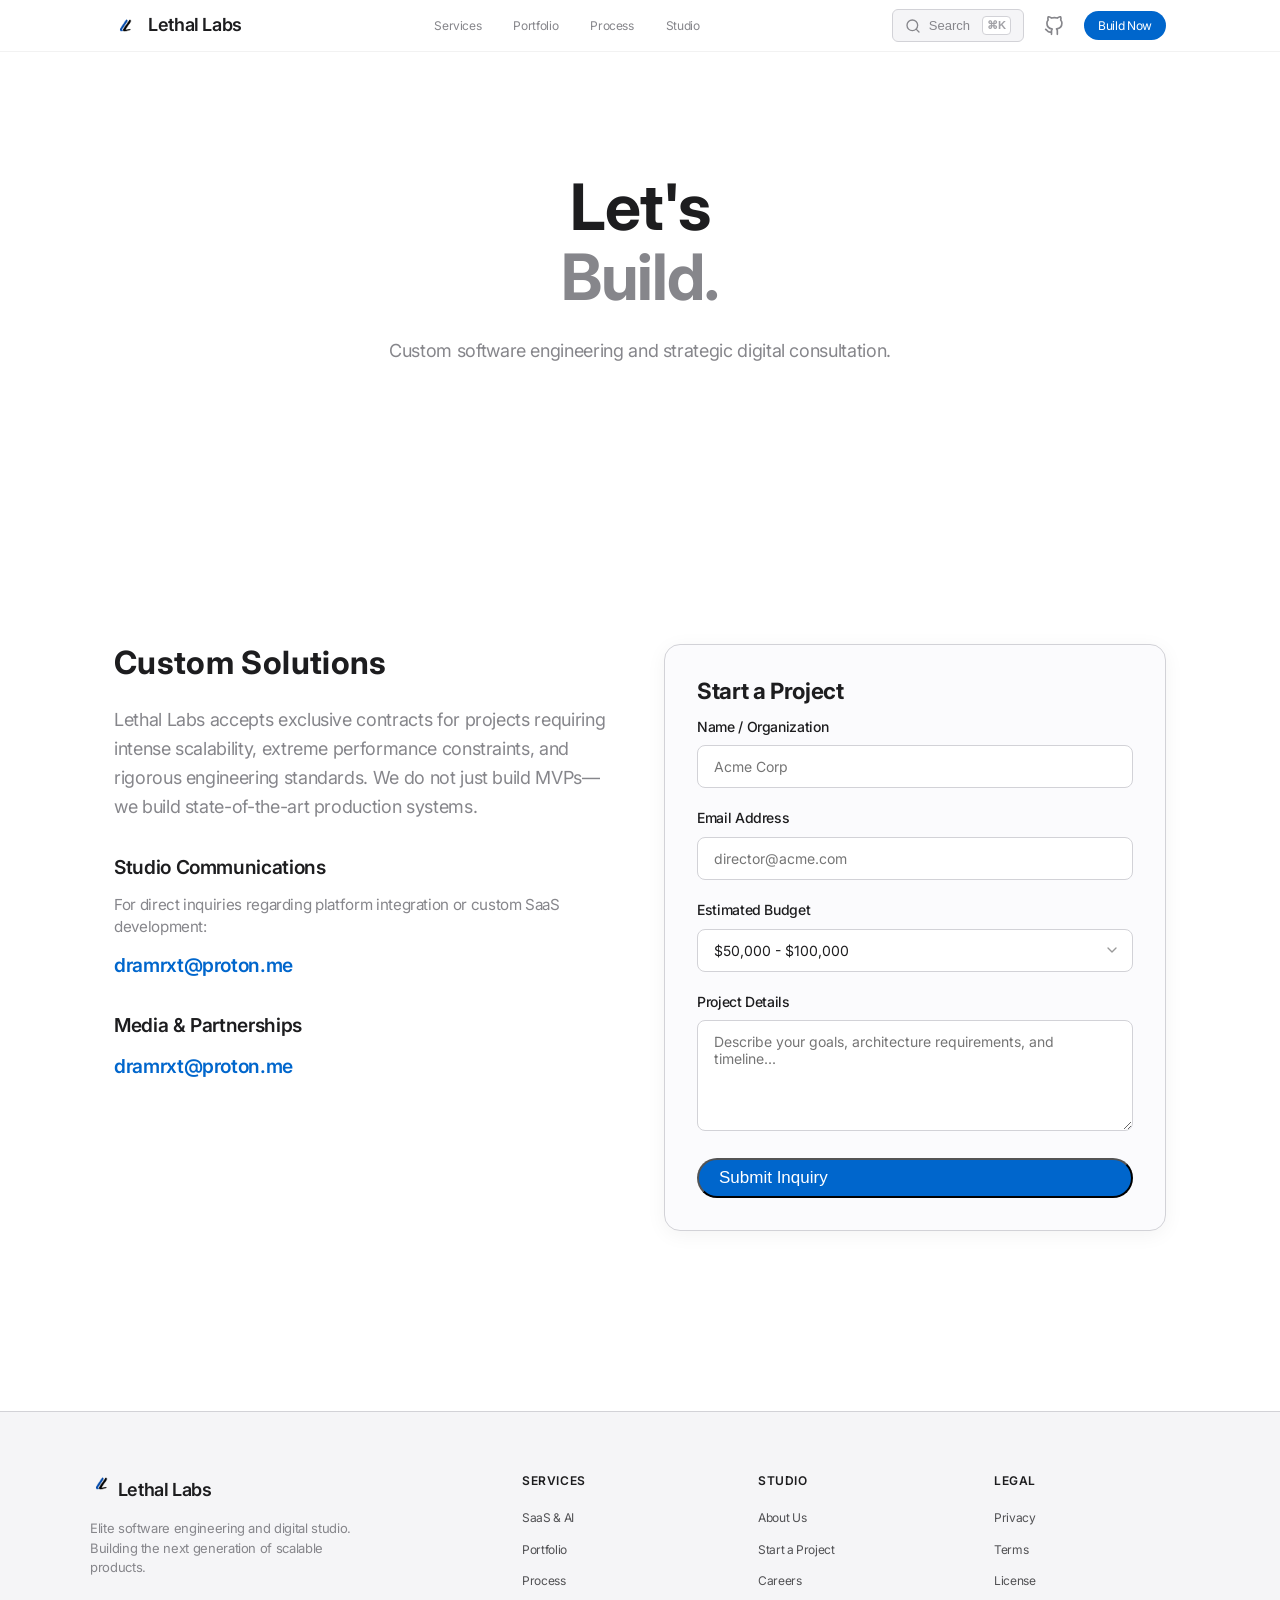
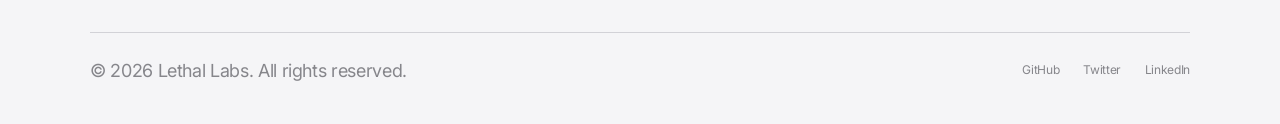
<file: contact.html>
<!DOCTYPE html>
<html lang="en">
<head>
  <meta charset="UTF-8">
  <meta name="viewport" content="width=device-width, initial-scale=1.0">
  <title>Start a Project | Lethal Labs | Premium Software Engineering & Digital Studio</title>
  <meta name="description" content="Lethal Labs is an elite software development agency building high-end SaaS, AI platforms, and custom digital experiences for modern startups and businesses.">
  <link rel="icon" type="image/png" href="favicon.png">
  <link rel="stylesheet" href="styles.css">
  <link rel="preconnect" href="https://fonts.googleapis.com">
  <link rel="preconnect" href="https://fonts.gstatic.com" crossorigin>
  <link href="https://fonts.googleapis.com/css2?family=Inter:wght@400;500;600;700;800&display=swap" rel="stylesheet">
  <style>
    .form-group {
      margin-bottom: 20px;
    }
    .form-group label {
      display: block;
      font-size: 14px;
      font-weight: 500;
      margin-bottom: 8px;
      color: var(--text-primary);
    }
    .form-control {
      width: 100%;
      background-color: white;
      border: 1px solid var(--border-subtle);
      border-radius: 8px;
      padding: 12px 16px;
      color: var(--text-primary);
      font-family: inherit;
      font-size: 14px;
      transition: all 0.2s ease;
    }
    .form-control:focus {
      outline: none;
      border-color: var(--accent-cyan);
      box-shadow: 0 0 0 4px var(--accent-glow-cyan);
    }
  </style>
</head>
<body>

  <div class="bg-mesh"></div>

  <nav id="navbar">
    <div class="nav-content">
      <div class="nav-brand">
        <a href="index.html">
          <img src="assets/logo.png" alt="Lethal Labs Logo">
          <span>Lethal Labs</span>
        </a>
      </div>
      
      <div class="nav-links">
        <a href="index.html">Services</a>
        <a href="projects.html">Portfolio</a>
        <a href="docs.html">Process</a>
        <a href="about.html">Studio</a>
      </div>

      <div class="nav-right">
        <button class="search-shortcut" title="Search (⌘K)">
          <svg width="16" height="16" viewBox="0 0 24 24" fill="none" stroke="currentColor" stroke-width="2" stroke-linecap="round" stroke-linejoin="round"><circle cx="11" cy="11" r="8"></circle><line x1="21" y1="21" x2="16.65" y2="16.65"></line></svg>
          <span>Search</span>
          <span class="shortcut-hint">⌘K</span>
        </button>
        <a href="https://github.com/openthot/lethallabs" target="_blank" class="nav-github" title="View Source on GitHub">
          <svg width="20" height="20" viewBox="0 0 24 24" fill="none" stroke="currentColor" stroke-width="2" stroke-linecap="round" stroke-linejoin="round"><path d="M9 19c-5 1.5-5-2.5-7-3m14 6v-3.87a3.37 3.37 0 0 0-.94-2.61c3.14-.35 6.44-1.54 6.44-7A5.44 5.44 0 0 0 20 4.77 5.07 5.07 0 0 0 19.91 1S18.73.65 16 2.48a13.38 13.38 0 0 0-7 0C6.27.65 5.09 1 5.09 1A5.07 5.07 0 0 0 5 4.77a5.44 5.44 0 0 0-1.5 3.78c0 5.42 3.3 6.61 6.44 7A3.37 3.37 0 0 0 9 18.13V22"></path></svg>
        </a>
        <a href="contact.html" class="btn btn-primary" style="padding: 6px 14px; font-size: 0.75rem;">Build Now</a>
      </div>
    </div>
  </nav>
  
  <main>
    <section class="hero hero-simple">
      <div class="hero-content">
        <h1>Let's <span>Build.</span></h1>
        <p>Custom software engineering and strategic digital consultation.</p>
      </div>
    </section>

    <section class="container">
      <div style="display: grid; grid-template-columns: repeat(auto-fit, minmax(320px, 1fr)); align-items: start; gap: 48px; margin: 80px 0;">
        <!-- Left side: Information -->
        <div>
          <h2 style="font-size: 2rem; margin-bottom: 24px; font-weight: 700;">Custom Solutions</h2>
          <p style="color: var(--text-secondary); margin-bottom: 32px; line-height: 1.6;">
            Lethal Labs accepts exclusive contracts for projects requiring intense scalability, extreme performance constraints, and rigorous engineering standards. We do not just build MVPs—we build state-of-the-art production systems.
          </p>

          <h3 style="font-size: 1.2rem; margin-bottom: 12px; color: var(--text-primary); font-weight: 600;">Studio Communications</h3>
          <p style="color: var(--text-secondary); margin-bottom: 12px; font-size: 0.95rem;">For direct inquiries regarding platform integration or custom SaaS development:</p>
          <a href="mailto:dramrxt@proton.me" style="display: block; font-size: 1.2rem; font-weight: 600; color: var(--accent-cyan); margin-bottom: 32px;">dramrxt@proton.me</a>

          <h3 style="font-size: 1.2rem; margin-bottom: 12px; color: var(--text-primary); font-weight: 600;">Media & Partnerships</h3>
          <a href="mailto:dramrxt@proton.me" style="display: block; font-size: 1.2rem; font-weight: 600; color: var(--accent-cyan);">dramrxt@proton.me</a>
        </div>

        <!-- Right Side: Contact Form -->
        <div class="feature-card" style="text-align: left;">
          <h3 style="margin-bottom: 12px; font-size: 1.4rem; font-weight: 700;">Start a Project</h3>
          <form action="https://formsubmit.co/dramrxt@proton.me" method="POST">
            <input type="hidden" name="_next" value="https://openthot.github.io/lethallabs/contact.html">
            <input type="hidden" name="_captcha" value="false">
            
            <div class="form-group">
              <label for="name">Name / Organization</label>
              <input type="text" id="name" name="name" class="form-control" required placeholder="Acme Corp">
            </div>
            
            <div class="form-group">
              <label for="email">Email Address</label>
              <input type="email" id="email" name="email" class="form-control" required placeholder="director@acme.com">
            </div>
            
            <div class="form-group">
              <label for="budget">Estimated Budget</label>
              <select id="budget" name="budget" class="form-control" style="appearance: none; background-image: url('data:image/svg+xml;charset=US-ASCII,%3Csvg%20xmlns%3D%22http%3A%2F%2Fwww.w3.org%2F2000%2Fsvg%22%20width%3D%2224%22%20height%3D%2224%22%20viewBox%3D%220%200%2024%2024%22%20fill%3D%22none%22%20stroke%3D%22rgba(0%2C%200%2C%200%2C%200.4)%22%20stroke-width%3D%222%22%20stroke-linecap%3D%22round%22%20stroke-linejoin%3D%22round%22%3E%3Cpolyline%20points%3D%226%209%2012%2015%2018%209%22%3E%3C%2Fpolyline%3E%3C%2Fsvg%3E'); background-repeat: no-repeat; background-position: right 12px center; background-size: 16px;">
                <option value="50k-100k">$50,000 - $100,000</option>
                <option value="100k-500k">$100,000 - $500,000</option>
                <option value="500k+">$500,000+</option>
              </select>
            </div>
            
            <div class="form-group">
              <label for="details">Project Details</label>
              <textarea id="details" name="details" class="form-control" rows="5" required
                placeholder="Describe your goals, architecture requirements, and timeline..."></textarea>
            </div>
            
            <button type="submit" class="btn btn-primary" style="width: 100%;">Submit Inquiry</button>
          </form>
        </div>
      </div>
    </section>
  </main>

  <footer>
    <div class="footer-grid">
      <div class="footer-info">
        <div class="nav-brand">
          <img src="assets/logo.png" alt="Lethal Labs Logo">
          <span>Lethal Labs</span>
        </div>
        <p>Elite software engineering and digital studio. Building the next generation of scalable products.</p>
      </div>
      <div class="footer-col">
        <h4>Services</h4>
        <ul>
          <li><a href="index.html">SaaS & AI</a></li>
          <li><a href="projects.html">Portfolio</a></li>
          <li><a href="docs.html">Process</a></li>
        </ul>
      </div>
      <div class="footer-col">
        <h4>Studio</h4>
        <ul>
          <li><a href="about.html">About Us</a></li>
          <li><a href="contact.html">Start a Project</a></li>
          <li><a href="careers.html">Careers</a></li>
        </ul>
      </div>
      <div class="footer-col">
        <h4>Legal</h4>
        <ul>
          <li><a href="privacy.html">Privacy</a></li>
          <li><a href="terms.html">Terms</a></li>
          <li><a href="LICENSE">License</a></li>
        </ul>
      </div>
    </div>
    <div class="footer-bottom">
      <p>&copy; 2026 Lethal Labs. All rights reserved.</p>
      <div style="display: flex; gap: 24px;">
        <a href="https://github.com/openthot" target="_blank">GitHub</a>
        <a href="#">Twitter</a>
        <a href="#">LinkedIn</a>
      </div>
    </div>
  </footer>

  <script>
    const navbar = document.getElementById('navbar');
    window.onscroll = () => {
      if (window.scrollY > 20) {
        navbar.classList.add('scrolled');
      } else {
        navbar.classList.remove('scrolled');
      }
    };
  </script>
</body>
</html>
</file>
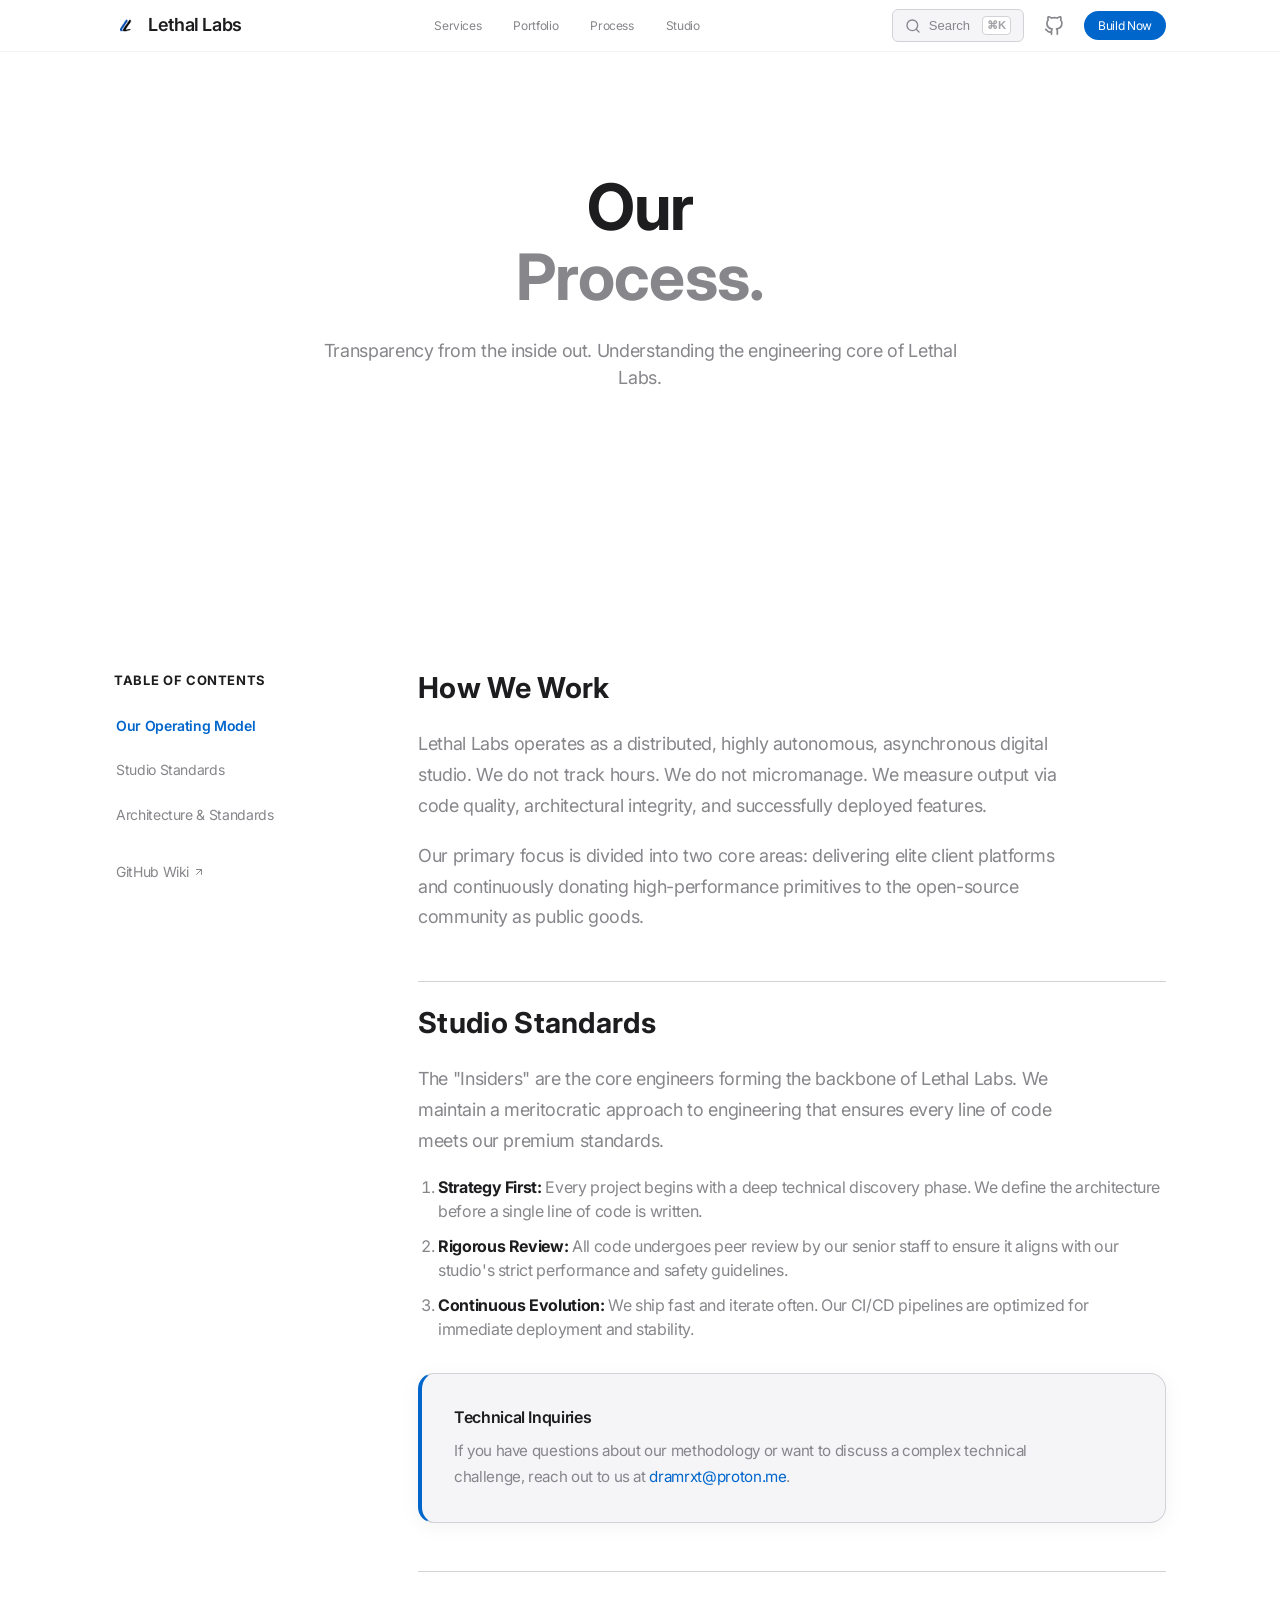
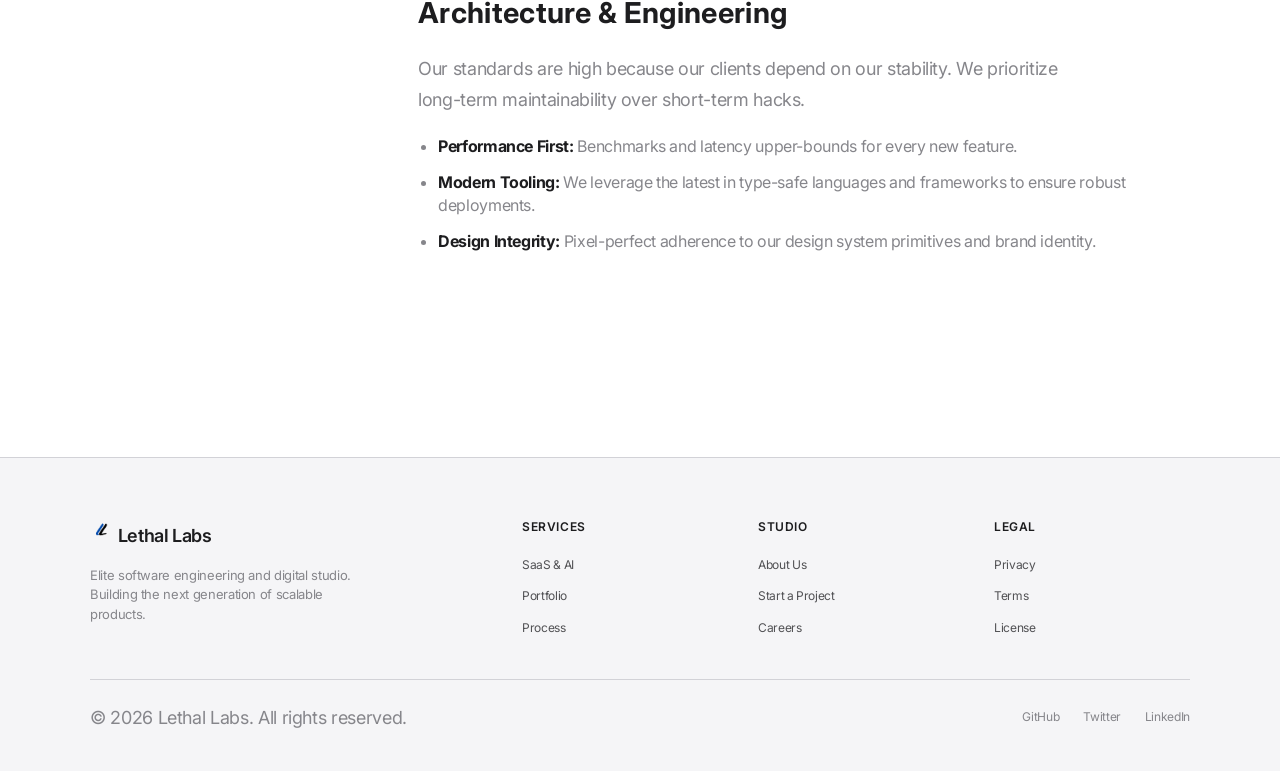
<file: docs.html>
<!DOCTYPE html>
<html lang="en">
<head>
  <meta charset="UTF-8">
  <meta name="viewport" content="width=device-width, initial-scale=1.0">
  <title>Process | Lethal Labs | Premium Software Engineering & Digital Studio</title>
  <meta name="description" content="Lethal Labs is an elite software development agency building high-end SaaS, AI platforms, and custom digital experiences for modern startups and businesses.">
  <link rel="icon" type="image/png" href="favicon.png">
  <link rel="stylesheet" href="styles.css">
  <link rel="preconnect" href="https://fonts.googleapis.com">
  <link rel="preconnect" href="https://fonts.gstatic.com" crossorigin>
  <link href="https://fonts.googleapis.com/css2?family=Inter:wght@400;500;600;700;800&display=swap" rel="stylesheet">
  <style>
    .docs-layout {
      display: flex;
      gap: 64px;
      align-items: flex-start;
    }
    .docs-sidebar {
      width: 240px;
      position: sticky;
      top: 100px;
      display: flex;
      flex-direction: column;
      gap: 12px;
    }
    .docs-sidebar h3 {
      font-size: 13px;
      font-weight: 700;
      color: var(--text-primary);
      text-transform: uppercase;
      letter-spacing: 0.05em;
      margin-bottom: 8px;
    }
    .docs-sidebar a {
      font-size: 14px;
      color: var(--text-secondary);
      padding: 6px 0;
      border-left: 2px solid transparent;
      transition: all 0.2s ease;
    }
    .docs-sidebar a:hover {
      color: var(--accent-cyan);
    }
    .docs-sidebar a.active {
      color: var(--accent-cyan);
      font-weight: 600;
    }
    .docs-content {
      flex: 1;
      max-width: 800px;
    }
    .docs-content h2 {
      font-size: 1.8rem;
      font-weight: 700;
      margin-top: 48px;
      margin-bottom: 24px;
      padding-top: 24px;
      border-top: 1px solid var(--border-subtle);
    }
    .docs-content h2:first-child {
      margin-top: 0;
      padding-top: 0;
      border-top: none;
    }
    .docs-content p {
      margin-bottom: 20px;
      color: var(--text-secondary);
      line-height: 1.7;
    }
    .docs-content ol, .docs-content ul {
      margin-bottom: 24px;
      padding-left: 20px;
      color: var(--text-secondary);
    }
    .docs-content li {
      margin-bottom: 12px;
    }
    .docs-content strong {
      color: var(--text-primary);
    }
    @media (max-width: 960px) {
      .docs-layout {
        flex-direction: column;
        gap: 32px;
      }
      .docs-sidebar {
        width: 100%;
        position: static;
        padding: 24px;
        background-color: var(--bg-secondary);
        border-radius: 12px;
      }
    }
  </style>
</head>
<body>

  <div class="bg-mesh"></div>

  <nav id="navbar">
    <div class="nav-content">
      <div class="nav-brand">
        <a href="index.html">
          <img src="assets/logo.png" alt="Lethal Labs Logo">
          <span>Lethal Labs</span>
        </a>
      </div>
      
      <div class="nav-links">
        <a href="index.html">Services</a>
        <a href="projects.html">Portfolio</a>
        <a href="docs.html">Process</a>
        <a href="about.html">Studio</a>
      </div>

      <div class="nav-right">
        <button class="search-shortcut" title="Search (⌘K)">
          <svg width="16" height="16" viewBox="0 0 24 24" fill="none" stroke="currentColor" stroke-width="2" stroke-linecap="round" stroke-linejoin="round"><circle cx="11" cy="11" r="8"></circle><line x1="21" y1="21" x2="16.65" y2="16.65"></line></svg>
          <span>Search</span>
          <span class="shortcut-hint">⌘K</span>
        </button>
        <a href="https://github.com/openthot/lethallabs" target="_blank" class="nav-github" title="View Source on GitHub">
          <svg width="20" height="20" viewBox="0 0 24 24" fill="none" stroke="currentColor" stroke-width="2" stroke-linecap="round" stroke-linejoin="round"><path d="M9 19c-5 1.5-5-2.5-7-3m14 6v-3.87a3.37 3.37 0 0 0-.94-2.61c3.14-.35 6.44-1.54 6.44-7A5.44 5.44 0 0 0 20 4.77 5.07 5.07 0 0 0 19.91 1S18.73.65 16 2.48a13.38 13.38 0 0 0-7 0C6.27.65 5.09 1 5.09 1A5.07 5.07 0 0 0 5 4.77a5.44 5.44 0 0 0-1.5 3.78c0 5.42 3.3 6.61 6.44 7A3.37 3.37 0 0 0 9 18.13V22"></path></svg>
        </a>
        <a href="contact.html" class="btn btn-primary" style="padding: 6px 14px; font-size: 0.75rem;">Build Now</a>
      </div>
    </div>
  </nav>
  
  <main>
    <section class="hero hero-simple">
      <div class="hero-content">
        <h1>Our <span>Process.</span></h1>
        <p>Transparency from the inside out. Understanding the engineering core of Lethal Labs.</p>
      </div>
    </section>

    <section class="container">
      <div class="docs-layout" style="margin: 80px 0;">
        <!-- Sidebar Navigation -->
        <aside class="docs-sidebar">
          <h3>Table of Contents</h3>
          <a href="#operating-model" class="active">Our Operating Model</a>
          <a href="#studio-standards">Studio Standards</a>
          <a href="#architecture-guidelines">Architecture & Standards</a>
          <a href="https://github.com/openthot/lethallabs/wiki" target="_blank" style="margin-top: 12px; display: flex; align-items: center; gap: 4px;">
            GitHub Wiki 
            <svg width="12" height="12" viewBox="0 0 24 24" fill="none" stroke="currentColor" stroke-width="2" stroke-linecap="round" stroke-linejoin="round"><line x1="7" y1="17" x2="17" y2="7"></line><polyline points="7 7 17 7 17 17"></polyline></svg>
          </a>
        </aside>

        <!-- Main Content area -->
        <div class="docs-content">
          <h2 id="operating-model">How We Work</h2>
          <p>
            Lethal Labs operates as a distributed, highly autonomous, asynchronous digital studio. We do not track hours. We do not micromanage. We measure output via code quality, architectural integrity, and successfully deployed features.
          </p>
          <p>
            Our primary focus is divided into two core areas: delivering elite client platforms and continuously donating high-performance primitives to the open-source community as public goods.
          </p>

          <h2 id="studio-standards">Studio Standards</h2>
          <p>
            The "Insiders" are the core engineers forming the backbone of Lethal Labs. We maintain a meritocratic approach to engineering that ensures every line of code meets our premium standards.
          </p>
          <ol>
            <li>
              <strong>Strategy First:</strong> Every project begins with a deep technical discovery phase. We define the architecture before a single line of code is written.
            </li>
            <li>
              <strong>Rigorous Review:</strong> All code undergoes peer review by our senior staff to ensure it aligns with our studio's strict performance and safety guidelines.
            </li>
            <li>
              <strong>Continuous Evolution:</strong> We ship fast and iterate often. Our CI/CD pipelines are optimized for immediate deployment and stability.
            </li>
          </ol>

          <div class="feature-card" style="text-align: left; background-color: var(--bg-secondary); border-left: 4px solid var(--accent-cyan); margin-top: 32px;">
            <h4 style="color: var(--text-primary); margin-bottom: 8px; font-weight: 600;">Technical Inquiries</h4>
            <p style="font-size: 0.95rem; margin-bottom: 0;">If you have questions about our methodology or want to discuss a complex technical challenge, reach out to us at <a href="mailto:dramrxt@proton.me" style="color: var(--accent-cyan);">dramrxt@proton.me</a>.</p>
          </div>

          <h2 id="architecture-guidelines">Architecture & Engineering</h2>
          <p>
            Our standards are high because our clients depend on our stability. We prioritize long-term maintainability over short-term hacks.
          </p>
          <ul>
            <li><strong>Performance First:</strong> Benchmarks and latency upper-bounds for every new feature.</li>
            <li><strong>Modern Tooling:</strong> We leverage the latest in type-safe languages and frameworks to ensure robust deployments.</li>
            <li><strong>Design Integrity:</strong> Pixel-perfect adherence to our design system primitives and brand identity.</li>
          </ul>
        </div>
      </div>
    </section>
  </main>

  <footer>
    <div class="footer-grid">
      <div class="footer-info">
        <div class="nav-brand">
          <img src="assets/logo.png" alt="Lethal Labs Logo">
          <span>Lethal Labs</span>
        </div>
        <p>Elite software engineering and digital studio. Building the next generation of scalable products.</p>
      </div>
      <div class="footer-col">
        <h4>Services</h4>
        <ul>
          <li><a href="index.html">SaaS & AI</a></li>
          <li><a href="projects.html">Portfolio</a></li>
          <li><a href="docs.html">Process</a></li>
        </ul>
      </div>
      <div class="footer-col">
        <h4>Studio</h4>
        <ul>
          <li><a href="about.html">About Us</a></li>
          <li><a href="contact.html">Start a Project</a></li>
          <li><a href="careers.html">Careers</a></li>
        </ul>
      </div>
      <div class="footer-col">
        <h4>Legal</h4>
        <ul>
          <li><a href="privacy.html">Privacy</a></li>
          <li><a href="terms.html">Terms</a></li>
          <li><a href="LICENSE">License</a></li>
        </ul>
      </div>
    </div>
    <div class="footer-bottom">
      <p>&copy; 2026 Lethal Labs. All rights reserved.</p>
      <div style="display: flex; gap: 24px;">
        <a href="https://github.com/openthot" target="_blank">GitHub</a>
        <a href="#">Twitter</a>
        <a href="#">LinkedIn</a>
      </div>
    </div>
  </footer>

  <script>
    const navbar = document.getElementById('navbar');
    window.onscroll = () => {
      if (window.scrollY > 20) {
        navbar.classList.add('scrolled');
      } else {
        navbar.classList.remove('scrolled');
      }
    };
  </script>
</body>
</html>
</file>
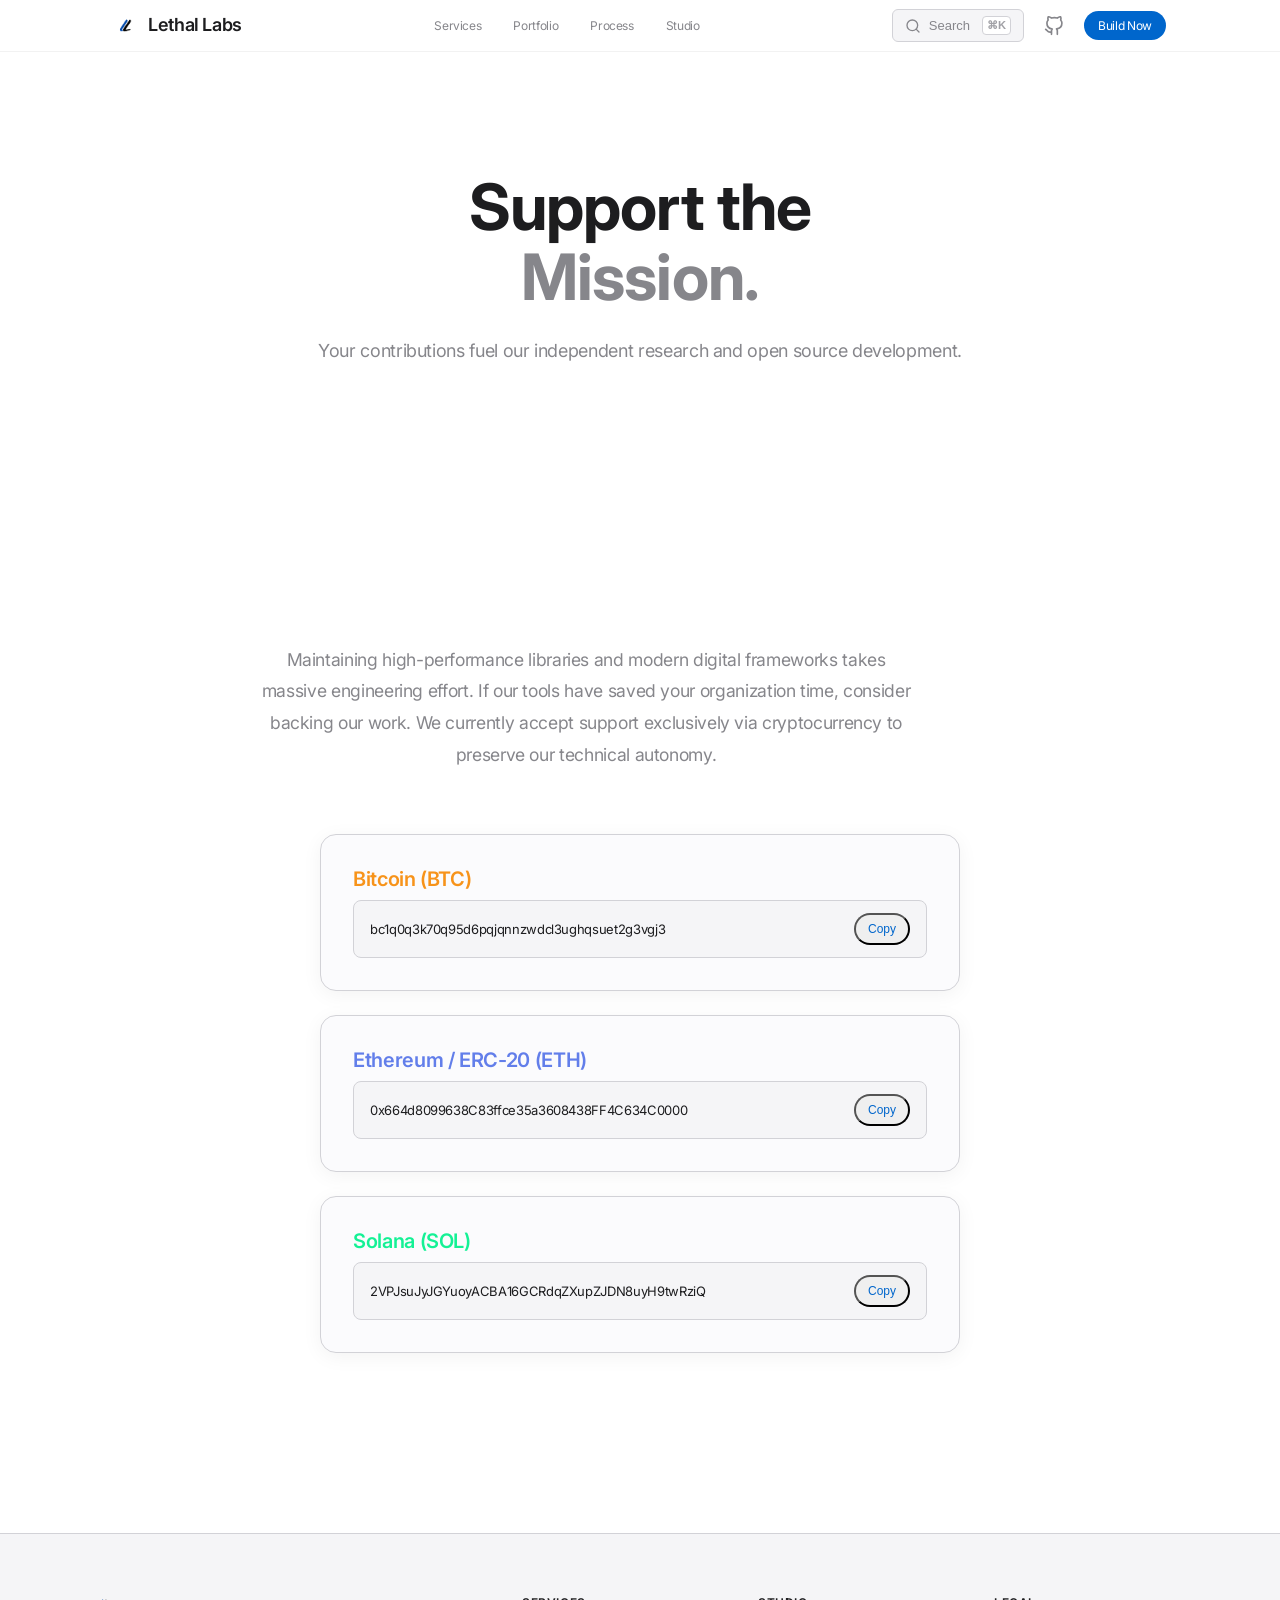
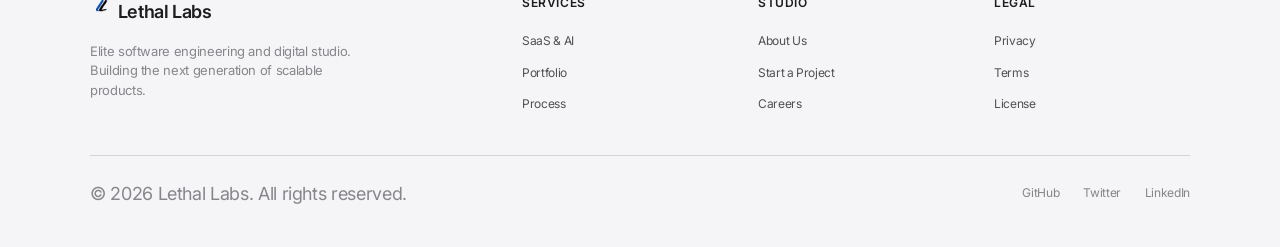
<file: donate.html>
<!DOCTYPE html>
<html lang="en">
<head>
  <meta charset="UTF-8">
  <meta name="viewport" content="width=device-width, initial-scale=1.0">
  <title>Support Us | Lethal Labs | Premium Software Engineering & Digital Studio</title>
  <meta name="description" content="Lethal Labs is an elite software development agency building high-end SaaS, AI platforms, and custom digital experiences for modern startups and businesses.">
  <link rel="icon" type="image/png" href="favicon.png">
  <link rel="stylesheet" href="styles.css">
  <link rel="preconnect" href="https://fonts.googleapis.com">
  <link rel="preconnect" href="https://fonts.gstatic.com" crossorigin>
  <link href="https://fonts.googleapis.com/css2?family=Inter:wght@400;500;600;700;800&display=swap" rel="stylesheet">
  <style>
    .address-box {
      display: flex;
      align-items: center;
      justify-content: space-between;
      gap: 16px;
      padding: 12px 16px;
      background-color: var(--bg-secondary);
      border: 1px solid var(--border-subtle);
      border-radius: 8px;
      margin-top: 8px;
    }
    .address-box code {
      font-family: 'Inter', sans-serif;
      font-size: 13px;
      color: var(--text-primary);
      word-break: break-all;
    }
    .copy-btn {
      flex-shrink: 0;
      padding: 6px 12px;
      font-size: 12px;
      height: 32px;
    }
  </style>
</head>
<body>

  <div class="bg-mesh"></div>

  <nav id="navbar">
    <div class="nav-content">
      <div class="nav-brand">
        <a href="index.html">
          <img src="assets/logo.png" alt="Lethal Labs Logo">
          <span>Lethal Labs</span>
        </a>
      </div>
      
      <div class="nav-links">
        <a href="index.html">Services</a>
        <a href="projects.html">Portfolio</a>
        <a href="docs.html">Process</a>
        <a href="about.html">Studio</a>
      </div>

      <div class="nav-right">
        <button class="search-shortcut" title="Search (⌘K)">
          <svg width="16" height="16" viewBox="0 0 24 24" fill="none" stroke="currentColor" stroke-width="2" stroke-linecap="round" stroke-linejoin="round"><circle cx="11" cy="11" r="8"></circle><line x1="21" y1="21" x2="16.65" y2="16.65"></line></svg>
          <span>Search</span>
          <span class="shortcut-hint">⌘K</span>
        </button>
        <a href="https://github.com/openthot/lethallabs" target="_blank" class="nav-github" title="View Source on GitHub">
          <svg width="20" height="20" viewBox="0 0 24 24" fill="none" stroke="currentColor" stroke-width="2" stroke-linecap="round" stroke-linejoin="round"><path d="M9 19c-5 1.5-5-2.5-7-3m14 6v-3.87a3.37 3.37 0 0 0-.94-2.61c3.14-.35 6.44-1.54 6.44-7A5.44 5.44 0 0 0 20 4.77 5.07 5.07 0 0 0 19.91 1S18.73.65 16 2.48a13.38 13.38 0 0 0-7 0C6.27.65 5.09 1 5.09 1A5.07 5.07 0 0 0 5 4.77a5.44 5.44 0 0 0-1.5 3.78c0 5.42 3.3 6.61 6.44 7A3.37 3.37 0 0 0 9 18.13V22"></path></svg>
        </a>
        <a href="contact.html" class="btn btn-primary" style="padding: 6px 14px; font-size: 0.75rem;">Build Now</a>
      </div>
    </div>
  </nav>
  
  <main>
    <section class="hero hero-simple">
      <div class="hero-content">
        <h1>Support the <span>Mission.</span></h1>
        <p>Your contributions fuel our independent research and open source development.</p>
      </div>
    </section>

    <section class="container" style="margin: 80px auto;">
      
      <div style="max-width: 768px; margin: 0 auto; text-align: center; margin-bottom: 64px;">
        <p style="color: var(--text-secondary); font-size: 1.1rem; line-height: 1.8;">
          Maintaining high-performance libraries and modern digital frameworks takes massive engineering effort. If our tools have saved your organization time, consider backing our work. We currently accept support exclusively via cryptocurrency to preserve our technical autonomy.
        </p>
      </div>

      <div style="max-width: 640px; margin: 0 auto; display: flex; flex-direction: column; gap: 24px;">
        
        <div class="feature-card" style="text-align: left;">
          <h3 style="color: #F7931A; display: flex; align-items: center; gap: 12px; margin-bottom: 8px;">
             Bitcoin (BTC)
          </h3>
          <div class="address-box">
             <code>bc1q0q3k70q95d6pqjqnnzwdcl3ughqsuet2g3vgj3</code>
             <button class="btn btn-secondary copy-btn" onclick="navigator.clipboard.writeText('bc1q0q3k70q95d6pqjqnnzwdcl3ughqsuet2g3vgj3').then(()=>alert('Copied!'))">Copy</button>
          </div>
        </div>

        <div class="feature-card" style="text-align: left;">
          <h3 style="color: #627EEA; display: flex; align-items: center; gap: 12px; margin-bottom: 8px;">
             Ethereum / ERC-20 (ETH)
          </h3>
          <div class="address-box">
             <code>0x664d8099638C83ffce35a3608438FF4C634C0000</code>
             <button class="btn btn-secondary copy-btn" onclick="navigator.clipboard.writeText('0x664d8099638C83ffce35a3608438FF4C634C0000').then(()=>alert('Copied!'))">Copy</button>
          </div>
        </div>

        <div class="feature-card" style="text-align: left;">
          <h3 style="color: #14F195; display: flex; align-items: center; gap: 12px; margin-bottom: 8px;">
             Solana (SOL)
          </h3>
          <div class="address-box">
             <code>2VPJsuJyJGYuoyACBA16GCRdqZXupZJDN8uyH9twRziQ</code>
             <button class="btn btn-secondary copy-btn" onclick="navigator.clipboard.writeText('2VPJsuJyJGYuoyACBA16GCRdqZXupZJDN8uyH9twRziQ').then(()=>alert('Copied!'))">Copy</button>
          </div>
        </div>

      </div>

    </section>
  </main>

  <footer>
    <div class="footer-grid">
      <div class="footer-info">
        <div class="nav-brand">
          <img src="assets/logo.png" alt="Lethal Labs Logo">
          <span>Lethal Labs</span>
        </div>
        <p>Elite software engineering and digital studio. Building the next generation of scalable products.</p>
      </div>
      <div class="footer-col">
        <h4>Services</h4>
        <ul>
          <li><a href="index.html">SaaS & AI</a></li>
          <li><a href="projects.html">Portfolio</a></li>
          <li><a href="docs.html">Process</a></li>
        </ul>
      </div>
      <div class="footer-col">
        <h4>Studio</h4>
        <ul>
          <li><a href="about.html">About Us</a></li>
          <li><a href="contact.html">Start a Project</a></li>
          <li><a href="careers.html">Careers</a></li>
        </ul>
      </div>
      <div class="footer-col">
        <h4>Legal</h4>
        <ul>
          <li><a href="privacy.html">Privacy</a></li>
          <li><a href="terms.html">Terms</a></li>
          <li><a href="LICENSE">License</a></li>
        </ul>
      </div>
    </div>
    <div class="footer-bottom">
      <p>&copy; 2026 Lethal Labs. All rights reserved.</p>
      <div style="display: flex; gap: 24px;">
        <a href="https://github.com/openthot" target="_blank">GitHub</a>
        <a href="#">Twitter</a>
        <a href="#">LinkedIn</a>
      </div>
    </div>
  </footer>

  <script>
    const navbar = document.getElementById('navbar');
    window.onscroll = () => {
      if (window.scrollY > 20) {
        navbar.classList.add('scrolled');
      } else {
        navbar.classList.remove('scrolled');
      }
    };
  </script>
</body>
</html>
</file>
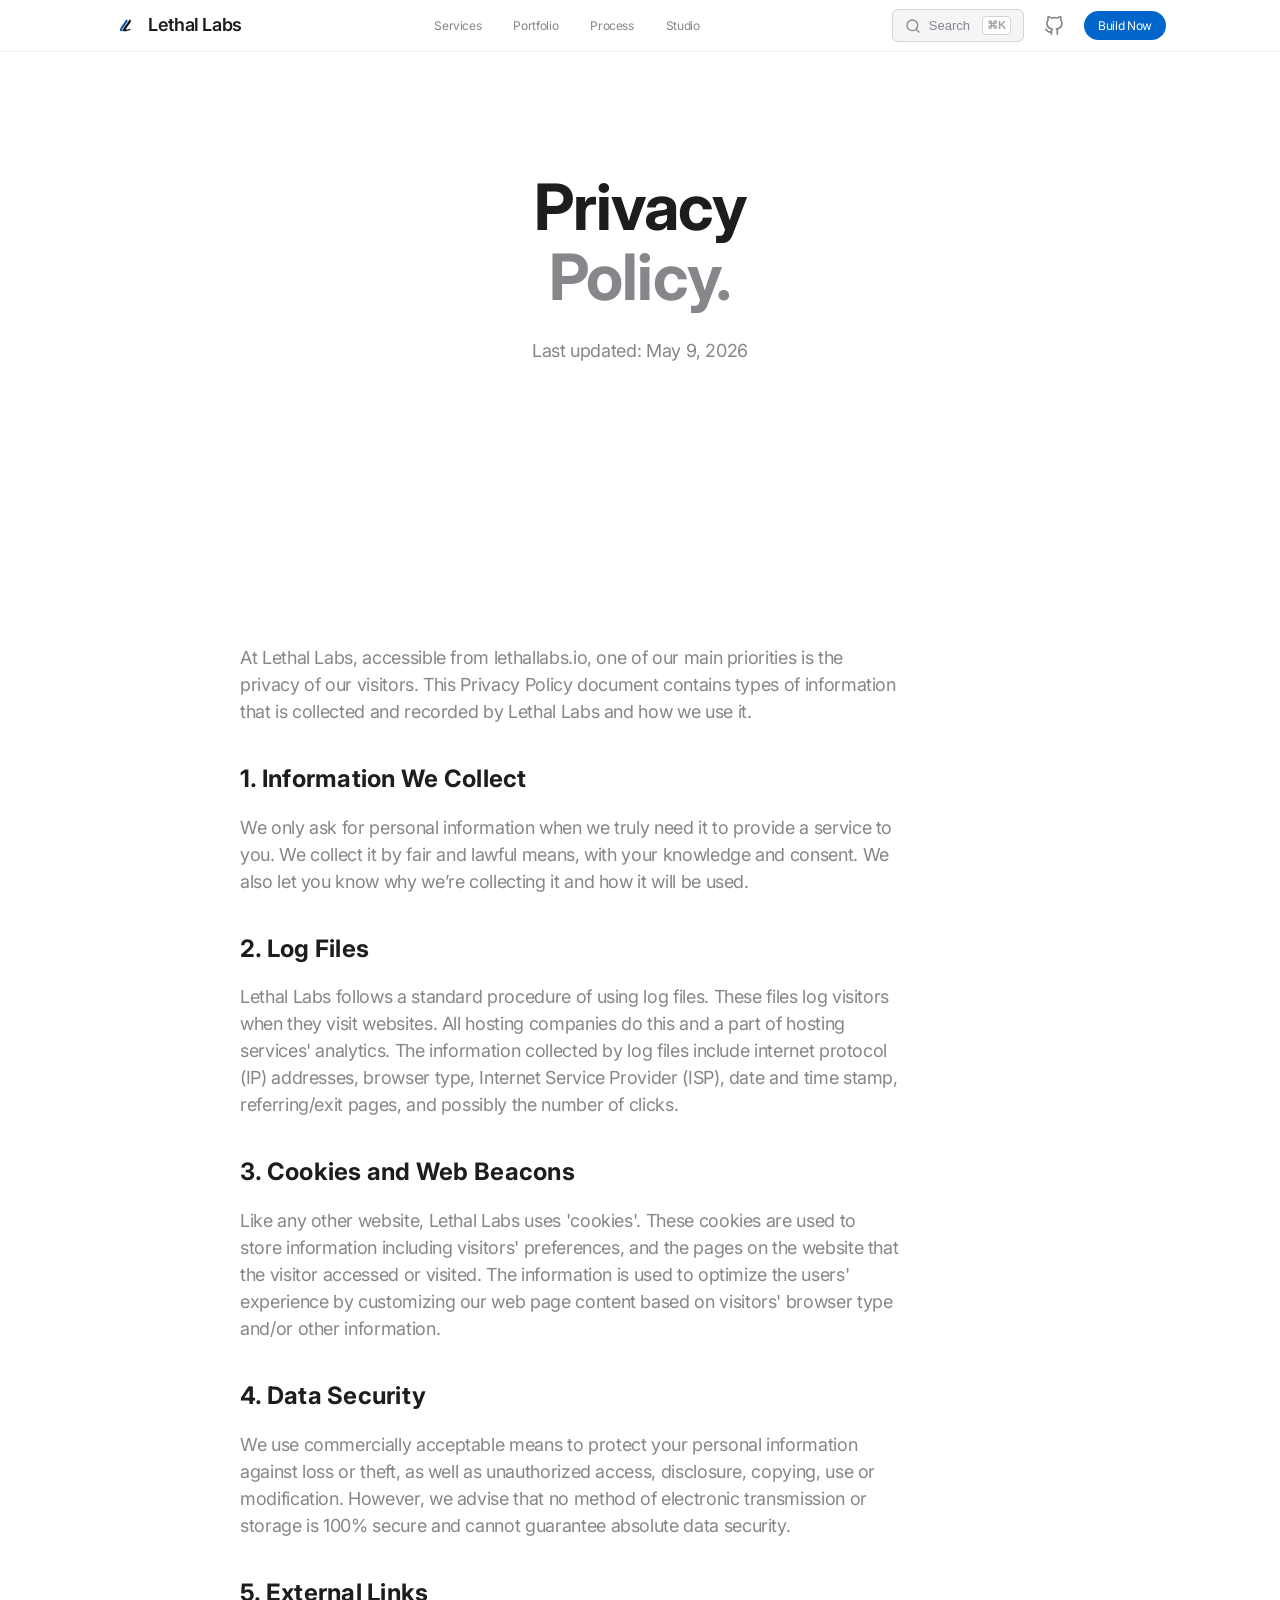
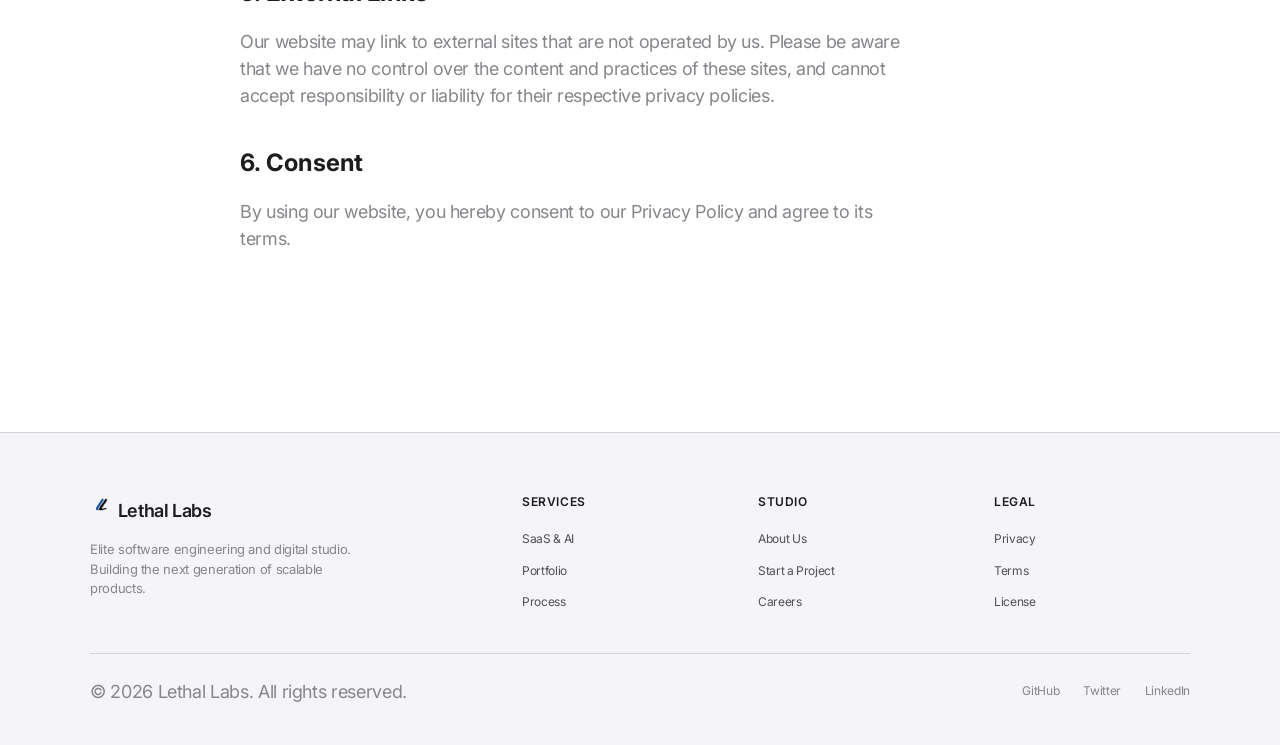
<file: privacy.html>
<!DOCTYPE html>
<html lang="en">
<head>
  <meta charset="UTF-8">
  <meta name="viewport" content="width=device-width, initial-scale=1.0">
  <title>Privacy Policy | Lethal Labs | Premium Software Engineering & Digital Studio</title>
  <meta name="description" content="Lethal Labs is an elite software development agency building high-end SaaS, AI platforms, and custom digital experiences for modern startups and businesses.">
  <link rel="icon" type="image/png" href="favicon.png">
  <link rel="stylesheet" href="styles.css">
  <link rel="preconnect" href="https://fonts.googleapis.com">
  <link rel="preconnect" href="https://fonts.gstatic.com" crossorigin>
  <link href="https://fonts.googleapis.com/css2?family=Inter:wght@400;500;600;700;800&display=swap" rel="stylesheet">
</head>
<body>

  <div class="bg-mesh"></div>

  <nav id="navbar">
    <div class="nav-content">
      <div class="nav-brand">
        <a href="index.html">
          <img src="assets/logo.png" alt="Lethal Labs Logo">
          <span>Lethal Labs</span>
        </a>
      </div>
      
      <div class="nav-links">
        <a href="index.html">Services</a>
        <a href="projects.html">Portfolio</a>
        <a href="docs.html">Process</a>
        <a href="about.html">Studio</a>
      </div>

      <div class="nav-right">
        <button class="search-shortcut" title="Search (⌘K)">
          <svg width="16" height="16" viewBox="0 0 24 24" fill="none" stroke="currentColor" stroke-width="2" stroke-linecap="round" stroke-linejoin="round"><circle cx="11" cy="11" r="8"></circle><line x1="21" y1="21" x2="16.65" y2="16.65"></line></svg>
          <span>Search</span>
          <span class="shortcut-hint">⌘K</span>
        </button>
        <a href="https://github.com/openthot/lethallabs" target="_blank" class="nav-github" title="View Source on GitHub">
          <svg width="20" height="20" viewBox="0 0 24 24" fill="none" stroke="currentColor" stroke-width="2" stroke-linecap="round" stroke-linejoin="round"><path d="M9 19c-5 1.5-5-2.5-7-3m14 6v-3.87a3.37 3.37 0 0 0-.94-2.61c3.14-.35 6.44-1.54 6.44-7A5.44 5.44 0 0 0 20 4.77 5.07 5.07 0 0 0 19.91 1S18.73.65 16 2.48a13.38 13.38 0 0 0-7 0C6.27.65 5.09 1 5.09 1A5.07 5.07 0 0 0 5 4.77a5.44 5.44 0 0 0-1.5 3.78c0 5.42 3.3 6.61 6.44 7A3.37 3.37 0 0 0 9 18.13V22"></path></svg>
        </a>
        <a href="contact.html" class="btn btn-primary" style="padding: 6px 14px; font-size: 0.75rem;">Build Now</a>
      </div>
    </div>
  </nav>
  
  <main>
    <section class="hero hero-simple">
      <div class="hero-content">
        <h1>Privacy <span>Policy.</span></h1>
        <p>Last updated: May 9, 2026</p>
      </div>
    </section>

    <section class="container">
      <div style="max-width: 800px; margin: 80px auto;">
        <div class="content-text" style="color: var(--text-secondary); font-size: 1.1rem; line-height: 1.8;">
          <p>At Lethal Labs, accessible from lethallabs.io, one of our main priorities is the privacy of our visitors. This Privacy Policy document contains types of information that is collected and recorded by Lethal Labs and how we use it.</p>
          
          <h2 style="color: var(--text-primary); margin-top: 40px; margin-bottom: 20px; font-size: 1.5rem; font-weight: 700;">1. Information We Collect</h2>
          <p>We only ask for personal information when we truly need it to provide a service to you. We collect it by fair and lawful means, with your knowledge and consent. We also let you know why we’re collecting it and how it will be used.</p>
          
          <h2 style="color: var(--text-primary); margin-top: 40px; margin-bottom: 20px; font-size: 1.5rem; font-weight: 700;">2. Log Files</h2>
          <p>Lethal Labs follows a standard procedure of using log files. These files log visitors when they visit websites. All hosting companies do this and a part of hosting services' analytics. The information collected by log files include internet protocol (IP) addresses, browser type, Internet Service Provider (ISP), date and time stamp, referring/exit pages, and possibly the number of clicks.</p>
          
          <h2 style="color: var(--text-primary); margin-top: 40px; margin-bottom: 20px; font-size: 1.5rem; font-weight: 700;">3. Cookies and Web Beacons</h2>
          <p>Like any other website, Lethal Labs uses 'cookies'. These cookies are used to store information including visitors' preferences, and the pages on the website that the visitor accessed or visited. The information is used to optimize the users' experience by customizing our web page content based on visitors' browser type and/or other information.</p>
          
          <h2 style="color: var(--text-primary); margin-top: 40px; margin-bottom: 20px; font-size: 1.5rem; font-weight: 700;">4. Data Security</h2>
          <p>We use commercially acceptable means to protect your personal information against loss or theft, as well as unauthorized access, disclosure, copying, use or modification. However, we advise that no method of electronic transmission or storage is 100% secure and cannot guarantee absolute data security.</p>
          
          <h2 style="color: var(--text-primary); margin-top: 40px; margin-bottom: 20px; font-size: 1.5rem; font-weight: 700;">5. External Links</h2>
          <p>Our website may link to external sites that are not operated by us. Please be aware that we have no control over the content and practices of these sites, and cannot accept responsibility or liability for their respective privacy policies.</p>
          
          <h2 style="color: var(--text-primary); margin-top: 40px; margin-bottom: 20px; font-size: 1.5rem; font-weight: 700;">6. Consent</h2>
          <p>By using our website, you hereby consent to our Privacy Policy and agree to its terms.</p>
        </div>
      </div>
    </section>
  </main>

  <footer>
    <div class="footer-grid">
      <div class="footer-info">
        <div class="nav-brand">
          <img src="assets/logo.png" alt="Lethal Labs Logo">
          <span>Lethal Labs</span>
        </div>
        <p>Elite software engineering and digital studio. Building the next generation of scalable products.</p>
      </div>
      <div class="footer-col">
        <h4>Services</h4>
        <ul>
          <li><a href="index.html">SaaS & AI</a></li>
          <li><a href="projects.html">Portfolio</a></li>
          <li><a href="docs.html">Process</a></li>
        </ul>
      </div>
      <div class="footer-col">
        <h4>Studio</h4>
        <ul>
          <li><a href="about.html">About Us</a></li>
          <li><a href="contact.html">Start a Project</a></li>
          <li><a href="careers.html">Careers</a></li>
        </ul>
      </div>
      <div class="footer-col">
        <h4>Legal</h4>
        <ul>
          <li><a href="privacy.html">Privacy</a></li>
          <li><a href="terms.html">Terms</a></li>
          <li><a href="LICENSE">License</a></li>
        </ul>
      </div>
    </div>
    <div class="footer-bottom">
      <p>&copy; 2026 Lethal Labs. All rights reserved.</p>
      <div style="display: flex; gap: 24px;">
        <a href="https://github.com/openthot" target="_blank">GitHub</a>
        <a href="#">Twitter</a>
        <a href="#">LinkedIn</a>
      </div>
    </div>
  </footer>

  <script>
    const navbar = document.getElementById('navbar');
    window.onscroll = () => {
      if (window.scrollY > 20) {
        navbar.classList.add('scrolled');
      } else {
        navbar.classList.remove('scrolled');
      }
    };
  </script>
</body>
</html>
</file>
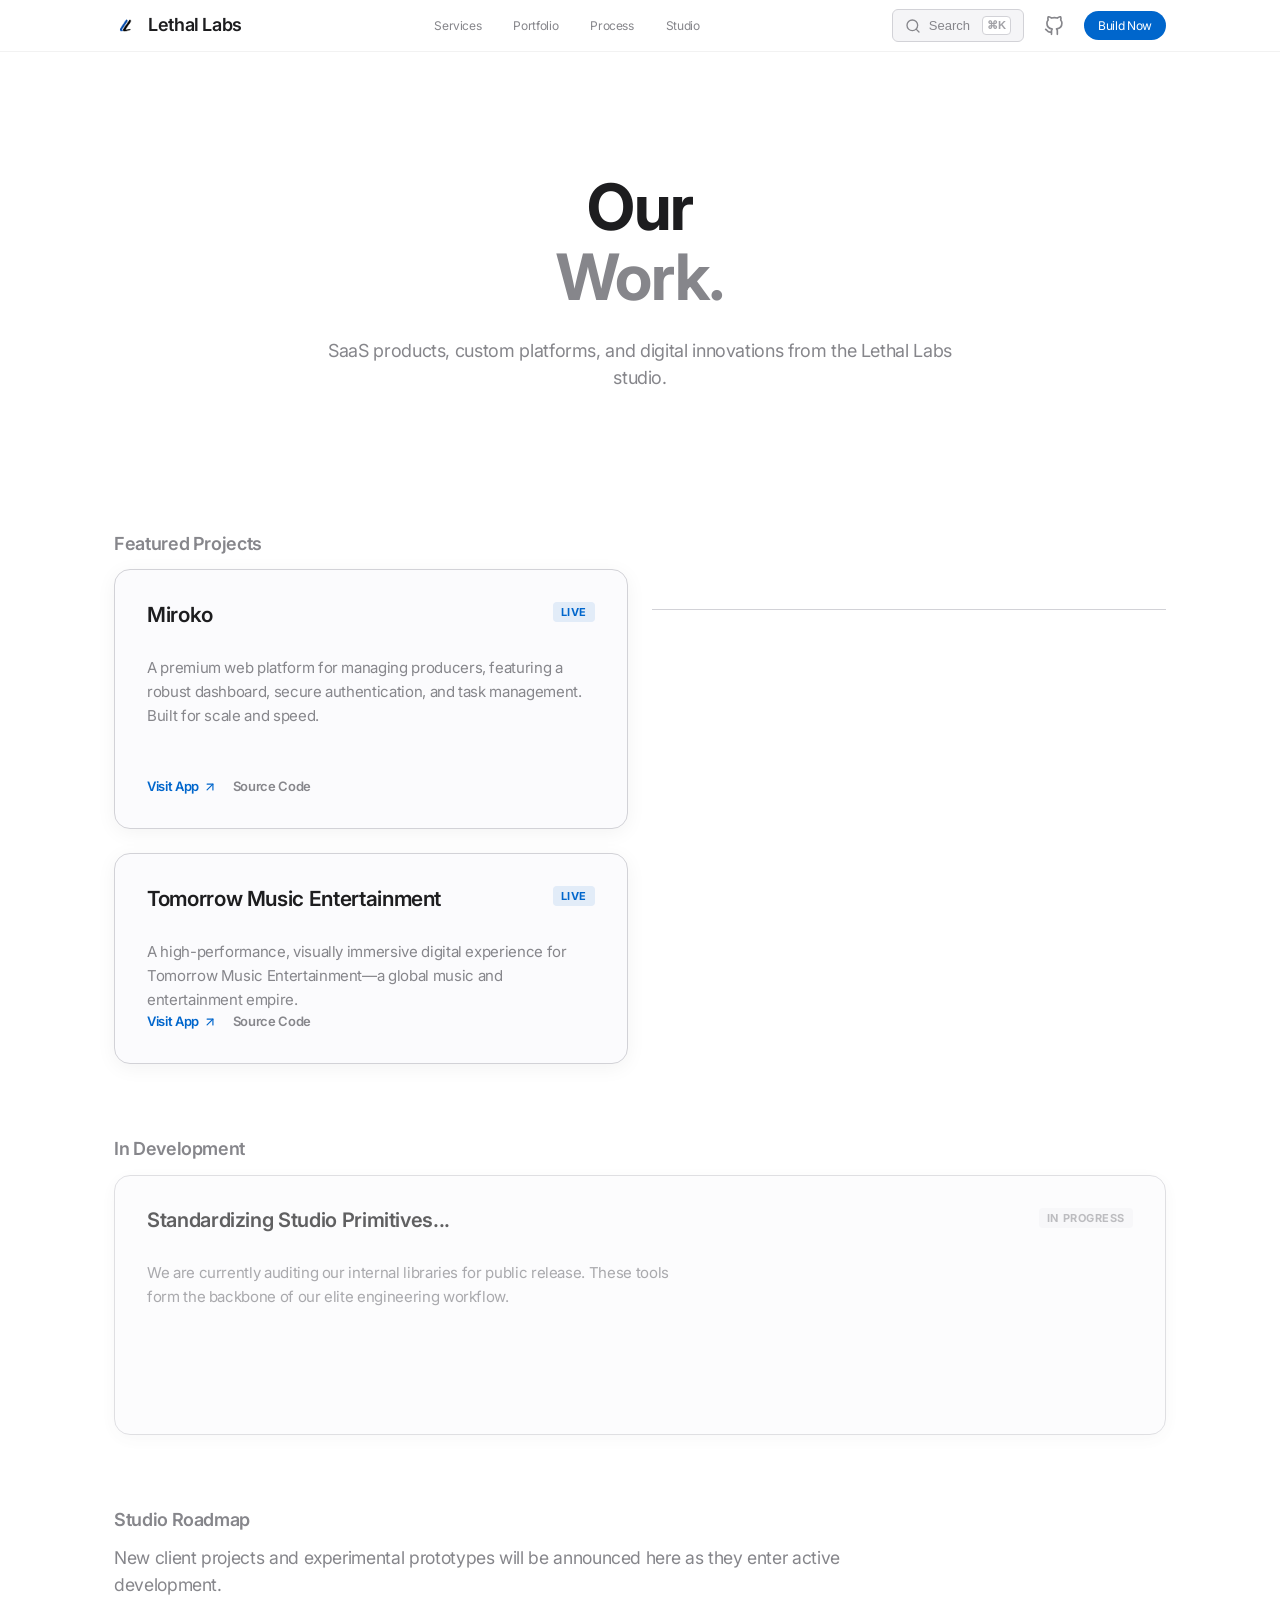
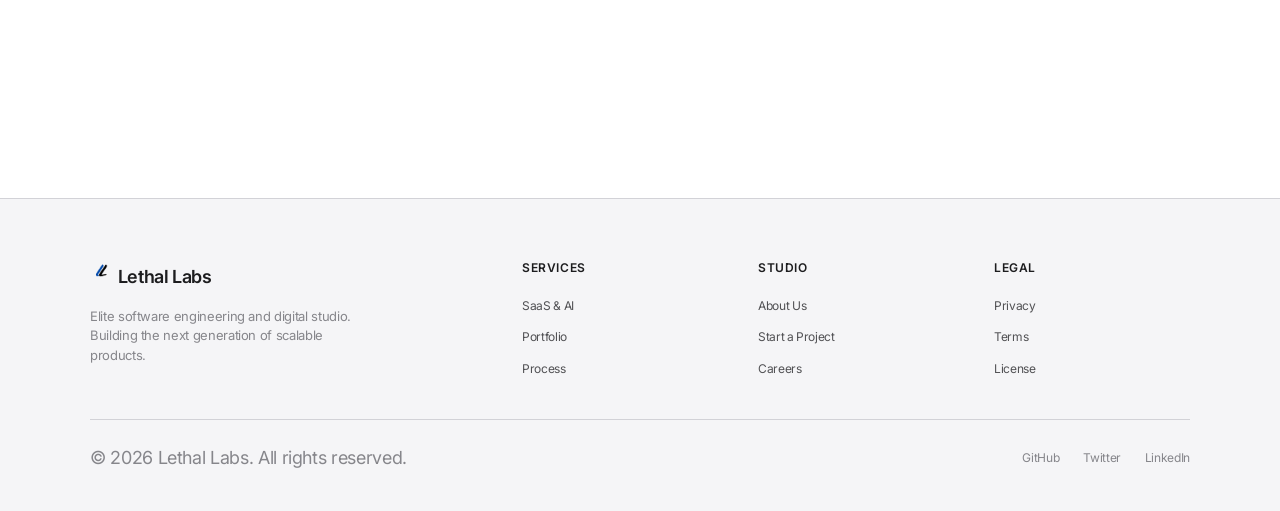
<file: projects.html>
<!DOCTYPE html>
<html lang="en">
<head>
  <meta charset="UTF-8">
  <meta name="viewport" content="width=device-width, initial-scale=1.0">
  <title>Portfolio | Lethal Labs | Premium Software Engineering & Digital Studio</title>
  <meta name="description" content="Lethal Labs is an elite software development agency building high-end SaaS, AI platforms, and custom digital experiences for modern startups and businesses.">
  <link rel="icon" type="image/png" href="favicon.png">
  <link rel="stylesheet" href="styles.css">
  <link rel="preconnect" href="https://fonts.googleapis.com">
  <link rel="preconnect" href="https://fonts.gstatic.com" crossorigin>
  <link href="https://fonts.googleapis.com/css2?family=Inter:wght@400;500;600;700;800&display=swap" rel="stylesheet">
  <style>
    .project-header {
      display: flex;
      justify-content: space-between;
      align-items: flex-start;
      gap: 24px;
      margin-bottom: 16px;
    }
    .projects-section {
      padding-top: 40px;
    }
    .projects-block {
      margin-bottom: 72px;
    }
    .projects-grid {
      grid-template-columns: repeat(auto-fit, minmax(min(100%, 360px), 1fr));
    }
    .project-card {
      display: flex;
      flex-direction: column;
      min-height: 260px;
      text-align: left;
    }
    .project-card p {
      margin-bottom: 28px;
    }
    .project-links {
      display: flex;
      flex-wrap: wrap;
      gap: 16px;
      margin-top: auto;
    }
    .project-link {
      font-size: 13px;
      font-weight: 600;
      color: var(--accent-cyan);
      display: flex; align-items: center; gap: 4px;
    }
    .project-link.secondary {
      color: var(--text-secondary);
    }
    .project-link:hover {
      opacity: 0.8;
    }
    .status-badge {
      flex: 0 0 auto;
      font-size: 11px;
      font-weight: 700;
      padding: 2px 8px;
      border-radius: 4px;
      text-transform: uppercase;
      letter-spacing: 0.05em;
    }
    .status-active {
      background-color: var(--accent-glow-cyan);
      color: var(--accent-cyan);
    }
    .status-dev {
      background-color: var(--bg-secondary);
      color: var(--text-tertiary);
    }
    .roadmap-note {
      max-width: 760px;
      margin-bottom: 100px;
      color: var(--text-secondary);
      font-size: 1.1rem;
    }
    @media (max-width: 640px) {
      .project-header {
        flex-direction: column;
        gap: 10px;
      }
      .project-card {
        min-height: auto;
      }
      .projects-block {
        margin-bottom: 56px;
      }
    }
  </style>
</head>
<body>

  <div class="bg-mesh"></div>

  <nav id="navbar">
    <div class="nav-content">
      <div class="nav-brand">
        <a href="index.html">
          <img src="assets/logo.png" alt="Lethal Labs Logo">
          <span>Lethal Labs</span>
        </a>
      </div>
      
      <div class="nav-links">
        <a href="index.html">Services</a>
        <a href="projects.html">Portfolio</a>
        <a href="docs.html">Process</a>
        <a href="about.html">Studio</a>
      </div>

      <div class="nav-right">
        <button class="search-shortcut" title="Search (⌘K)">
          <svg width="16" height="16" viewBox="0 0 24 24" fill="none" stroke="currentColor" stroke-width="2" stroke-linecap="round" stroke-linejoin="round"><circle cx="11" cy="11" r="8"></circle><line x1="21" y1="21" x2="16.65" y2="16.65"></line></svg>
          <span>Search</span>
          <span class="shortcut-hint">⌘K</span>
        </button>
        <a href="https://github.com/openthot/lethallabs" target="_blank" class="nav-github" title="View Source on GitHub">
          <svg width="20" height="20" viewBox="0 0 24 24" fill="none" stroke="currentColor" stroke-width="2" stroke-linecap="round" stroke-linejoin="round"><path d="M9 19c-5 1.5-5-2.5-7-3m14 6v-3.87a3.37 3.37 0 0 0-.94-2.61c3.14-.35 6.44-1.54 6.44-7A5.44 5.44 0 0 0 20 4.77 5.07 5.07 0 0 0 19.91 1S18.73.65 16 2.48a13.38 13.38 0 0 0-7 0C6.27.65 5.09 1 5.09 1A5.07 5.07 0 0 0 5 4.77a5.44 5.44 0 0 0-1.5 3.78c0 5.42 3.3 6.61 6.44 7A3.37 3.37 0 0 0 9 18.13V22"></path></svg>
        </a>
        <a href="contact.html" class="btn btn-primary" style="padding: 6px 14px; font-size: 0.75rem;">Build Now</a>
      </div>
    </div>
  </nav>
  
  <main>
    <section class="hero hero-simple">
      <div class="hero-content">
        <h1>Our <span>Work.</span></h1>
        <p>SaaS products, custom platforms, and digital innovations from the Lethal Labs studio.</p>
      </div>
    </section>

    <section class="container projects-section">
      
      <div class="section-label" style="text-align: left;">Featured Projects</div>
      
      <div class="features-grid projects-grid projects-block">
        <div class="feature-card project-card">
          <div class="project-header">
            <h3 style="font-size: 1.3rem;">Miroko</h3>
            <span class="status-badge status-active">Live</span>
          </div>
          <p>A premium web platform for managing producers, featuring a robust dashboard, secure authentication, and task management. Built for scale and speed.</p>
          <div class="project-links">
            <a href="https://miroko-llabs.vercel.app" target="_blank" class="project-link">
              Visit App 
              <svg width="14" height="14" viewBox="0 0 24 24" fill="none" stroke="currentColor" stroke-width="2" stroke-linecap="round" stroke-linejoin="round"><line x1="7" y1="17" x2="17" y2="7"></line><polyline points="7 7 17 7 17 17"></polyline></svg>
            </a>
            <a href="https://github.com/openthot/miroko" target="_blank" class="project-link secondary">
              Source Code
            </a>
          </div>
        </div>
        <hr style="border: 0; border-top: 1px solid var(--border-subtle); margin: 40px 0;">
        <div class="feature-card" style="text-align: left;">
          <div class="project-header">
            <h3 style="font-size: 1.3rem;">Tomorrow Music Entertainment</h3>
            <span class="status-badge status-active">Live</span>
          </div>
          <p>A high-performance, visually immersive digital experience for Tomorrow Music Entertainment—a global music and entertainment empire.</p>
          <div class="project-links">
            <a href="https://tomorrowmusic.us" target="_blank" class="project-link">
              Visit App
              <svg width="14" height="14" viewBox="0 0 24 24" fill="none" stroke="currentColor" stroke-width="2" stroke-linecap="round" stroke-linejoin="round"><line x1="7" y1="17" x2="17" y2="7"></line><polyline points="7 7 17 7 17 17"></polyline></svg>
            </a>
            <a href="https://github.com/openthot/tomorrow-music-entertainement" target="_blank" class="project-link secondary">
              Source Code
            </a>
          </div>
        </div>
      </div>

      <div class="section-label" style="text-align: left;">In Development</div>
      <div class="features-grid projects-grid projects-block">
        <div class="feature-card project-card" style="opacity: 0.7;">
          <div class="project-header">
            <h3>Standardizing Studio Primitives...</h3>
            <span class="status-badge status-dev">In Progress</span>
          </div>
          <p>We are currently auditing our internal libraries for public release. These tools form the backbone of our elite engineering workflow.</p>
        </div>
      </div>

      <div class="section-label" style="text-align: left;">Studio Roadmap</div>
      <p class="roadmap-note">New client projects and experimental prototypes will be announced here as they enter active development.</p>

    </section>
  </main>

  <footer>
    <div class="footer-grid">
      <div class="footer-info">
        <div class="nav-brand">
          <img src="assets/logo.png" alt="Lethal Labs Logo">
          <span>Lethal Labs</span>
        </div>
        <p>Elite software engineering and digital studio. Building the next generation of scalable products.</p>
      </div>
      <div class="footer-col">
        <h4>Services</h4>
        <ul>
          <li><a href="index.html">SaaS & AI</a></li>
          <li><a href="projects.html">Portfolio</a></li>
          <li><a href="docs.html">Process</a></li>
        </ul>
      </div>
      <div class="footer-col">
        <h4>Studio</h4>
        <ul>
          <li><a href="about.html">About Us</a></li>
          <li><a href="contact.html">Start a Project</a></li>
          <li><a href="careers.html">Careers</a></li>
        </ul>
      </div>
      <div class="footer-col">
        <h4>Legal</h4>
        <ul>
          <li><a href="privacy.html">Privacy</a></li>
          <li><a href="terms.html">Terms</a></li>
          <li><a href="LICENSE">License</a></li>
        </ul>
      </div>
    </div>
    <div class="footer-bottom">
      <p>&copy; 2026 Lethal Labs. All rights reserved.</p>
      <div style="display: flex; gap: 24px;">
        <a href="https://github.com/openthot" target="_blank">GitHub</a>
        <a href="#">Twitter</a>
        <a href="#">LinkedIn</a>
      </div>
    </div>
  </footer>

  <script>
    const navbar = document.getElementById('navbar');
    window.onscroll = () => {
      if (window.scrollY > 20) {
        navbar.classList.add('scrolled');
      } else {
        navbar.classList.remove('scrolled');
      }
    };
  </script>
</body>
</html>
</file>
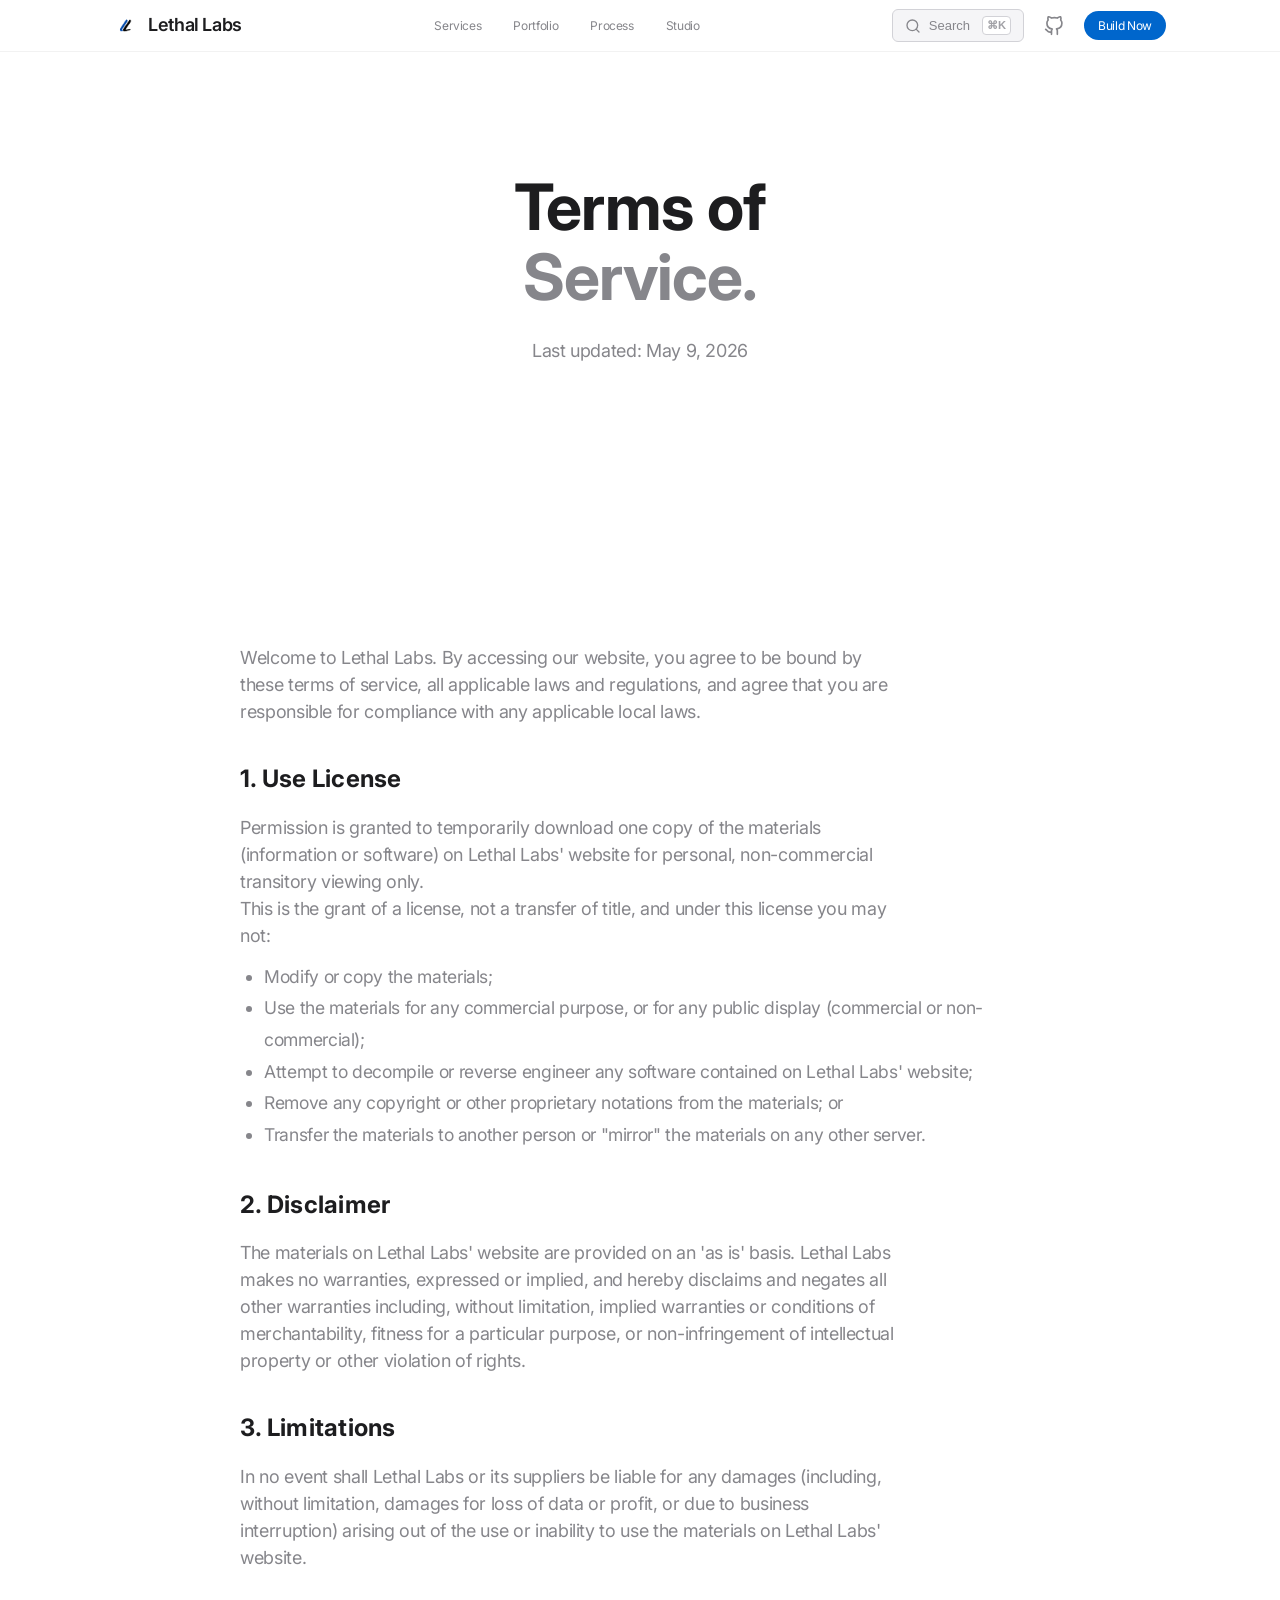
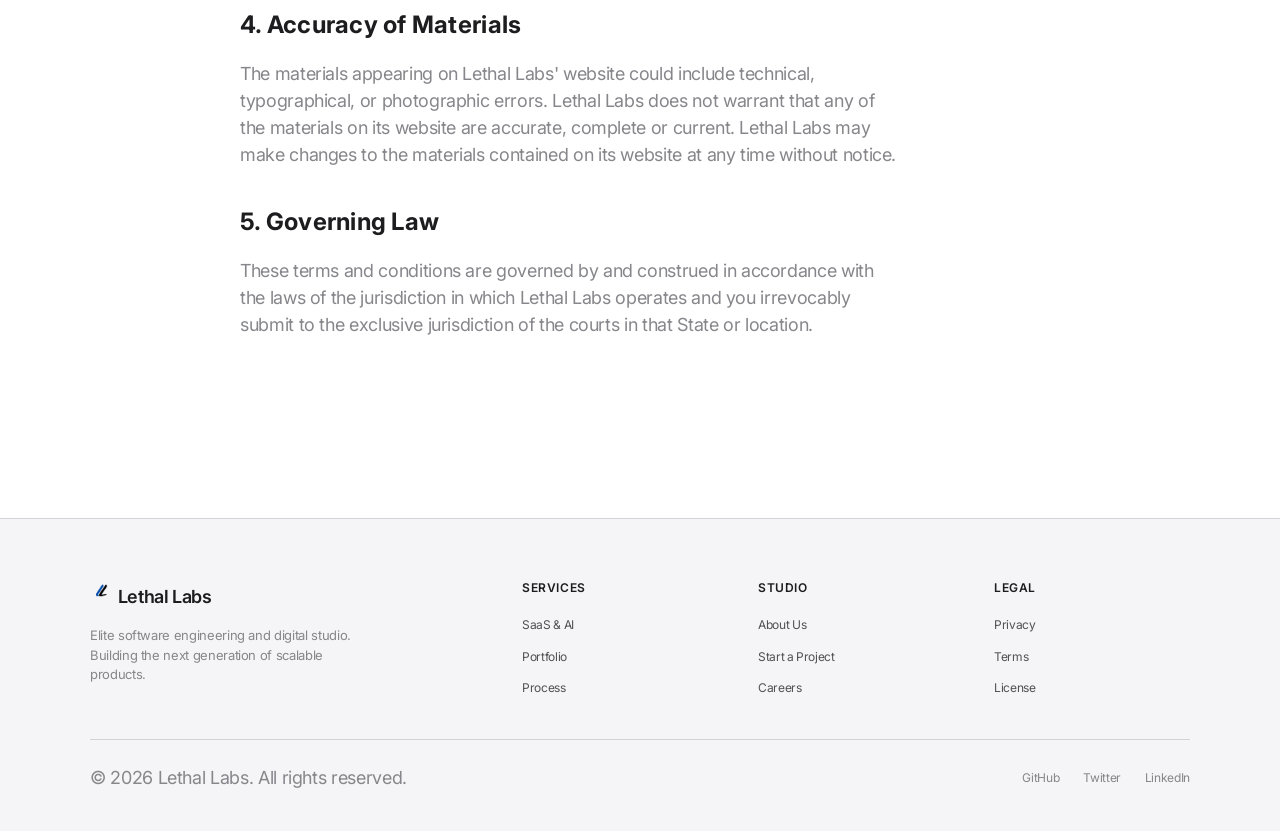
<file: terms.html>
<!DOCTYPE html>
<html lang="en">
<head>
  <meta charset="UTF-8">
  <meta name="viewport" content="width=device-width, initial-scale=1.0">
  <title>Terms of Service | Lethal Labs | Premium Software Engineering & Digital Studio</title>
  <meta name="description" content="Lethal Labs is an elite software development agency building high-end SaaS, AI platforms, and custom digital experiences for modern startups and businesses.">
  <link rel="icon" type="image/png" href="favicon.png">
  <link rel="stylesheet" href="styles.css">
  <link rel="preconnect" href="https://fonts.googleapis.com">
  <link rel="preconnect" href="https://fonts.gstatic.com" crossorigin>
  <link href="https://fonts.googleapis.com/css2?family=Inter:wght@400;500;600;700;800&display=swap" rel="stylesheet">
</head>
<body>

  <div class="bg-mesh"></div>

  <nav id="navbar">
    <div class="nav-content">
      <div class="nav-brand">
        <a href="index.html">
          <img src="assets/logo.png" alt="Lethal Labs Logo">
          <span>Lethal Labs</span>
        </a>
      </div>
      
      <div class="nav-links">
        <a href="index.html">Services</a>
        <a href="projects.html">Portfolio</a>
        <a href="docs.html">Process</a>
        <a href="about.html">Studio</a>
      </div>

      <div class="nav-right">
        <button class="search-shortcut" title="Search (⌘K)">
          <svg width="16" height="16" viewBox="0 0 24 24" fill="none" stroke="currentColor" stroke-width="2" stroke-linecap="round" stroke-linejoin="round"><circle cx="11" cy="11" r="8"></circle><line x1="21" y1="21" x2="16.65" y2="16.65"></line></svg>
          <span>Search</span>
          <span class="shortcut-hint">⌘K</span>
        </button>
        <a href="https://github.com/openthot/lethallabs" target="_blank" class="nav-github" title="View Source on GitHub">
          <svg width="20" height="20" viewBox="0 0 24 24" fill="none" stroke="currentColor" stroke-width="2" stroke-linecap="round" stroke-linejoin="round"><path d="M9 19c-5 1.5-5-2.5-7-3m14 6v-3.87a3.37 3.37 0 0 0-.94-2.61c3.14-.35 6.44-1.54 6.44-7A5.44 5.44 0 0 0 20 4.77 5.07 5.07 0 0 0 19.91 1S18.73.65 16 2.48a13.38 13.38 0 0 0-7 0C6.27.65 5.09 1 5.09 1A5.07 5.07 0 0 0 5 4.77a5.44 5.44 0 0 0-1.5 3.78c0 5.42 3.3 6.61 6.44 7A3.37 3.37 0 0 0 9 18.13V22"></path></svg>
        </a>
        <a href="contact.html" class="btn btn-primary" style="padding: 6px 14px; font-size: 0.75rem;">Build Now</a>
      </div>
    </div>
  </nav>
  
  <main>
    <section class="hero hero-simple">
      <div class="hero-content">
        <h1>Terms of <span>Service.</span></h1>
        <p>Last updated: May 9, 2026</p>
      </div>
    </section>

    <section class="container">
      <div style="max-width: 800px; margin: 80px auto;">
        <div class="content-text" style="color: var(--text-secondary); font-size: 1.1rem; line-height: 1.8;">
          <p>Welcome to Lethal Labs. By accessing our website, you agree to be bound by these terms of service, all applicable laws and regulations, and agree that you are responsible for compliance with any applicable local laws.</p>
          
          <h2 style="color: var(--text-primary); margin-top: 40px; margin-bottom: 20px; font-size: 1.5rem; font-weight: 700;">1. Use License</h2>
          <p>Permission is granted to temporarily download one copy of the materials (information or software) on Lethal Labs' website for personal, non-commercial transitory viewing only.</p>
          <p>This is the grant of a license, not a transfer of title, and under this license you may not:</p>
          <ul style="margin-left: 24px; margin-top: 12px; margin-bottom: 24px;">
            <li>Modify or copy the materials;</li>
            <li>Use the materials for any commercial purpose, or for any public display (commercial or non-commercial);</li>
            <li>Attempt to decompile or reverse engineer any software contained on Lethal Labs' website;</li>
            <li>Remove any copyright or other proprietary notations from the materials; or</li>
            <li>Transfer the materials to another person or "mirror" the materials on any other server.</li>
          </ul>
          
          <h2 style="color: var(--text-primary); margin-top: 40px; margin-bottom: 20px; font-size: 1.5rem; font-weight: 700;">2. Disclaimer</h2>
          <p>The materials on Lethal Labs' website are provided on an 'as is' basis. Lethal Labs makes no warranties, expressed or implied, and hereby disclaims and negates all other warranties including, without limitation, implied warranties or conditions of merchantability, fitness for a particular purpose, or non-infringement of intellectual property or other violation of rights.</p>
          
          <h2 style="color: var(--text-primary); margin-top: 40px; margin-bottom: 20px; font-size: 1.5rem; font-weight: 700;">3. Limitations</h2>
          <p>In no event shall Lethal Labs or its suppliers be liable for any damages (including, without limitation, damages for loss of data or profit, or due to business interruption) arising out of the use or inability to use the materials on Lethal Labs' website.</p>
          
          <h2 style="color: var(--text-primary); margin-top: 40px; margin-bottom: 20px; font-size: 1.5rem; font-weight: 700;">4. Accuracy of Materials</h2>
          <p>The materials appearing on Lethal Labs' website could include technical, typographical, or photographic errors. Lethal Labs does not warrant that any of the materials on its website are accurate, complete or current. Lethal Labs may make changes to the materials contained on its website at any time without notice.</p>
          
          <h2 style="color: var(--text-primary); margin-top: 40px; margin-bottom: 20px; font-size: 1.5rem; font-weight: 700;">5. Governing Law</h2>
          <p>These terms and conditions are governed by and construed in accordance with the laws of the jurisdiction in which Lethal Labs operates and you irrevocably submit to the exclusive jurisdiction of the courts in that State or location.</p>
        </div>
      </div>
    </section>
  </main>

  <footer>
    <div class="footer-grid">
      <div class="footer-info">
        <div class="nav-brand">
          <img src="assets/logo.png" alt="Lethal Labs Logo">
          <span>Lethal Labs</span>
        </div>
        <p>Elite software engineering and digital studio. Building the next generation of scalable products.</p>
      </div>
      <div class="footer-col">
        <h4>Services</h4>
        <ul>
          <li><a href="index.html">SaaS & AI</a></li>
          <li><a href="projects.html">Portfolio</a></li>
          <li><a href="docs.html">Process</a></li>
        </ul>
      </div>
      <div class="footer-col">
        <h4>Studio</h4>
        <ul>
          <li><a href="about.html">About Us</a></li>
          <li><a href="contact.html">Start a Project</a></li>
          <li><a href="careers.html">Careers</a></li>
        </ul>
      </div>
      <div class="footer-col">
        <h4>Legal</h4>
        <ul>
          <li><a href="privacy.html">Privacy</a></li>
          <li><a href="terms.html">Terms</a></li>
          <li><a href="LICENSE">License</a></li>
        </ul>
      </div>
    </div>
    <div class="footer-bottom">
      <p>&copy; 2026 Lethal Labs. All rights reserved.</p>
      <div style="display: flex; gap: 24px;">
        <a href="https://github.com/openthot" target="_blank">GitHub</a>
        <a href="#">Twitter</a>
        <a href="#">LinkedIn</a>
      </div>
    </div>
  </footer>

  <script>
    const navbar = document.getElementById('navbar');
    window.onscroll = () => {
      if (window.scrollY > 20) {
        navbar.classList.add('scrolled');
      } else {
        navbar.classList.remove('scrolled');
      }
    };
  </script>
</body>
</html>
</file>
<file: styles.css>
@import url('https://fonts.googleapis.com/css2?family=Inter:wght@400;500;600;700;800&family=Space+Mono:wght@400;700&display=swap');

:root {
  /* Apple-Style Crisp Palette */
  --bg-primary: #ffffff;
  --bg-secondary: #f5f5f7;
  --bg-tertiary: #fbfbfd;
  
  --text-primary: #1d1d1f;
  --text-secondary: #86868b;
  --text-tertiary: #a1a1a6;
  
  --brand-primary: #0066cc; /* Technical Blue */
  --brand-light: #2997ff;
  --brand-glow: rgba(0, 102, 204, 0.1);
  --accent-cyan: var(--brand-primary);
  --accent-glow-cyan: var(--brand-glow);
  
  --border-subtle: #d2d2d7;
  --glass-bg: rgba(255, 255, 255, 0.85);
  --glass-border: rgba(210, 210, 215, 0.5);
  
  /* Layout & Transitions */
  --nav-height: 52px;
  --max-width: 1100px;
  --transition-smooth: all 0.3s cubic-bezier(0.25, 0.1, 0.25, 1);
  --shadow-premium: 0 4px 20px rgba(0, 0, 0, 0.05);
  
  /* Typography */
  --font-main: 'Inter', system-ui, -apple-system, sans-serif;
  --font-mono: 'Space Mono', monospace;
}

/* Base Resets */
* {
  box-sizing: border-box;
  margin: 0;
  padding: 0;
}

html {
  scroll-behavior: smooth;
  font-size: 16px;
  -webkit-font-smoothing: antialiased;
}

body {
  font-family: var(--font-main);
  background-color: var(--bg-primary);
  color: var(--text-primary);
  line-height: 1.47059;
  letter-spacing: -0.022em;
  overflow-x: hidden;
}

a {
  text-decoration: none;
  color: inherit;
  transition: var(--transition-smooth);
}

/* Glassmorphism Utility */
.glass {
  background: var(--glass-bg);
  backdrop-filter: saturate(180%) blur(20px);
  -webkit-backdrop-filter: saturate(180%) blur(20px);
  border: 1px solid var(--glass-border);
}

/* Animations */
@keyframes float {
  0% { transform: translateY(0px); }
  50% { transform: translateY(-8px); }
  100% { transform: translateY(0px); }
}

.animate-float {
  animation: float 5s ease-in-out infinite;
}

.bg-mesh {
  display: none;
}

/* Typography Scale */
h1 {
  font-size: clamp(2.5rem, 6vw, 4rem); /* Balanced scale */
  font-weight: 700;
  line-height: 1.1;
  letter-spacing: -0.015em;
  color: var(--text-primary);
}

h2 {
  font-size: clamp(2rem, 4vw, 2.5rem);
  font-weight: 600;
  line-height: 1.2;
  letter-spacing: 0.011em;
}

p {
  font-size: 1.125rem;
  color: var(--text-secondary);
  max-width: 60ch;
  line-height: 1.5;
}

.font-mono {
  font-family: var(--font-mono);
}

/* Navigation */
nav {
  position: fixed;
  top: 0;
  left: 0;
  width: 100%;
  height: var(--nav-height);
  z-index: 1000;
  display: flex;
  justify-content: center;
  transition: var(--transition-smooth);
  background: rgba(255, 255, 255, 0.8);
  backdrop-filter: saturate(180%) blur(20px);
  border-bottom: 1px solid rgba(0,0,0,0.05);
}

nav.scrolled {
  background: rgba(255, 255, 255, 0.95);
  box-shadow: 0 4px 12px rgba(0,0,0,0.05);
}

.nav-content {
  width: 100%;
  max-width: var(--max-width);
  padding: 0 24px;
  display: flex;
  justify-content: space-between;
  align-items: center;
}

.nav-brand {
  font-weight: 600;
  font-size: 1.125rem;
  letter-spacing: -0.02em;
}

.nav-brand a {
  display: flex;
  align-items: center;
  gap: 10px;
}

.nav-brand img {
  width: 24px;
  height: 24px;
}

.nav-right {
  display: flex;
  align-items: center;
  gap: 20px;
}

/* Search Shortcut Header */
.search-shortcut {
  display: flex;
  align-items: center;
  gap: 8px;
  padding: 6px 12px;
  background: var(--bg-secondary);
  border: 1px solid var(--border-subtle);
  border-radius: 6px;
  color: var(--text-secondary);
  font-size: 0.8125rem;
  cursor: pointer;
  transition: var(--transition-smooth);
}

.search-shortcut:hover {
  background: #fff;
  border-color: var(--brand-primary);
  color: var(--text-primary);
}

.shortcut-hint {
  font-size: 0.7rem;
  font-weight: 600;
  color: var(--text-tertiary);
  background: #fff;
  padding: 2px 4px;
  border-radius: 4px;
  border: 1px solid var(--border-subtle);
  margin-left: 4px;
}

/* Nav GitHub */
.nav-github {
  color: var(--text-secondary);
  display: flex;
  align-items: center;
  transition: var(--transition-smooth);
}

.nav-github:hover {
  color: var(--text-primary);
  transform: translateY(-1px);
}

/* Search Overlay */
.search-overlay {
  position: fixed;
  top: 0;
  left: 0;
  width: 100%;
  height: 100%;
  background: rgba(0, 0, 0, 0.4);
  backdrop-filter: blur(8px);
  z-index: 2000;
  display: none;
  justify-content: center;
  padding-top: 100px;
}

.search-overlay.active {
  display: flex;
}

.search-modal {
  background: white;
  width: 100%;
  max-width: 600px;
  height: fit-content;
  max-height: 80vh;
  border-radius: 12px;
  box-shadow: 0 20px 40px rgba(0,0,0,0.1);
  overflow: hidden;
  display: flex;
  flex-direction: column;
}

.search-header {
  padding: 16px 20px;
  border-bottom: 1px solid #f2f2f7;
  display: flex;
  align-items: center;
  gap: 12px;
}

.search-header input {
  flex: 1;
  border: none;
  font-size: 1.125rem;
  color: #1d1d1f;
  outline: none;
  background: transparent;
}

.close-search {
  font-size: 0.625rem;
  font-weight: 700;
  padding: 4px 8px;
  background: #f2f2f7;
  border: 1px solid #d2d2d7;
  border-radius: 4px;
  color: #86868b;
  cursor: pointer;
}

.search-results {
  padding: 12px;
  overflow-y: auto;
}

.search-empty {
  padding: 40px;
  text-align: center;
  color: #86868b;
  font-size: 0.9375rem;
}

.search-result-item {
  display: block;
  padding: 12px 16px;
  border-radius: 8px;
  transition: background 0.2s ease;
}

.search-result-item:hover {
  background: #f5f5f7;
}

.result-title {
  font-weight: 600;
  color: #1d1d1f;
  font-size: 0.9375rem;
  margin-bottom: 2px;
}

.result-url {
  font-size: 0.75rem;
  color: #86868b;
}

/* Responsive */
@media (max-width: 768px) {
  .search-shortcut span {
    display: none;
  }
  .search-shortcut {
    padding: 8px;
  }
  .nav-right {
    gap: 12px;
  }
}


.nav-links {
  display: flex;
  gap: 32px;
}

.nav-links a {
  font-size: 0.75rem;
  font-weight: 400;
  color: var(--text-secondary);
}

.nav-links a:hover {
  color: var(--text-primary);
}

/* Hero Section */
.hero {
  padding: calc(var(--nav-height) + 120px) 24px 100px;
  max-width: 800px;
  margin: 0 auto;
  text-align: center;
  display: flex;
  flex-direction: column;
  align-items: center;
}

.hero-content {
  display: flex;
  flex-direction: column;
  align-items: center;
  gap: 24px;
}

.hero-content .badge {
  display: inline-flex;
  padding: 4px 12px;
  background: var(--bg-secondary);
  border-radius: 100px;
  font-size: 0.75rem;
  font-weight: 600;
  color: var(--text-primary);
  margin-bottom: 8px;
}

.hero-content h1 span {
  display: block;
  color: var(--text-secondary);
}

.cta-group {
  display: flex;
  gap: 16px;
  margin-top: 8px;
}

.btn {
  padding: 8px 20px;
  border-radius: 100px;
  font-weight: 400;
  font-size: 1.0625rem;
  display: inline-flex;
  align-items: center;
  gap: 6px;
  cursor: pointer;
  transition: var(--transition-smooth);
}

.btn-primary {
  background: var(--brand-primary);
  color: white;
}

.btn-primary:hover {
  background: var(--brand-light);
}

.btn-secondary {
  color: var(--brand-primary);
}

.btn-secondary:hover {
  text-decoration: underline;
}

/* Trust Strip */
.trust-strip-container {
  padding: 60px 24px;
  border-top: 1px solid #f5f5f7;
  border-bottom: 1px solid #f5f5f7;
  background: #fbfbfd;
}

.trust-strip {
  text-align: center;
  display: flex;
  flex-direction: column;
  align-items: center;
}

.trust-label {
  font-size: 0.75rem;
  font-weight: 500;
  color: #86868b;
  margin-bottom: 32px;
}

.logo-bar {
  display: flex;
  justify-content: center;
  align-items: center;
  gap: 60px;
  flex-wrap: wrap;
  width: 100%;
}

.logo-bar img {
  height: 22px;
  width: auto;
  opacity: 0.4;
  filter: grayscale(1);
  transition: opacity 0.3s ease;
}

.logo-bar img:hover {
  opacity: 0.8;
}

/* Bento Grid */
.bento-grid {
  display: grid;
  grid-template-columns: repeat(4, 1fr);
  gap: 24px;
  max-width: var(--max-width);
  margin: 0 auto;
}

.bento-item {
  position: relative;
  border-radius: 20px;
  padding: 32px;
  background: var(--bg-secondary);
  display: flex;
  flex-direction: column;
  justify-content: space-between;
  min-height: 280px;
  border: 1px solid transparent;
  transition: var(--transition-smooth);
}

.bento-item:hover {
  background: #fff;
  border-color: #d2d2d7;
  box-shadow: 0 10px 30px rgba(0,0,0,0.03);
}

.bento-1 { grid-column: span 2; }
.bento-2 { grid-column: span 2; }
.bento-3 { grid-column: span 1; }
.bento-4 { grid-column: span 2; }
.bento-5 { grid-column: span 1; }

.bento-icon {
  font-size: 2.5rem;
  margin-bottom: 20px;
}

.bento-item h3 {
  font-size: 1.25rem;
  font-weight: 600;
  margin-bottom: 12px;
}

.bento-item p {
  font-size: 0.9375rem;
  line-height: 1.5;
}

/* Feature Cards */
.features-grid {
  display: grid;
  grid-template-columns: repeat(auto-fit, minmax(260px, 1fr));
  gap: 24px;
  width: 100%;
}

.feature-card {
  background: var(--bg-tertiary);
  border: 1px solid var(--border-subtle);
  border-radius: 16px;
  padding: 32px;
  text-align: center;
  box-shadow: var(--shadow-premium);
}

.feature-icon {
  font-size: 2rem;
  line-height: 1;
  margin-bottom: 20px;
}

.feature-card h3 {
  font-size: 1.25rem;
  font-weight: 600;
  line-height: 1.25;
  margin-bottom: 12px;
}

.feature-card p {
  font-size: 0.9375rem;
  line-height: 1.6;
}

/* Sections */
section {
  padding: 100px 24px;
}

.container {
  max-width: var(--max-width);
  margin: 0 auto;
}

.section-label {
  text-align: center;
  font-size: 1.125rem;
  font-weight: 600;
  margin-bottom: 12px;
  color: #86868b;
}

.section-title {
  text-align: center;
  margin-bottom: 60px;
}

/* Footer */
footer {
  background: #f5f5f7;
  padding: 60px 24px 40px;
  border-top: 1px solid #d2d2d7;
}

.footer-grid {
  max-width: var(--max-width);
  margin: 0 auto;
  display: grid;
  grid-template-columns: 2fr repeat(3, 1fr);
  gap: 40px;
}

.footer-info {
  display: flex;
  flex-direction: column;
  gap: 16px;
}

.footer-info p {
  max-width: 280px;
  font-size: 0.8125rem;
  color: #86868b;
}

.footer-col h4 {
  font-size: 0.75rem;
  font-weight: 600;
  color: #1d1d1f;
  margin-bottom: 16px;
  text-transform: uppercase;
  letter-spacing: 0.05em;
}

.footer-col ul {
  list-style: none;
  display: flex;
  flex-direction: column;
  gap: 8px;
}

.footer-col a {
  font-size: 0.75rem;
  color: #515154;
}

.footer-col a:hover {
  color: var(--brand-primary);
  text-decoration: underline;
}

.footer-bottom {
  max-width: var(--max-width);
  margin: 40px auto 0;
  padding-top: 24px;
  border-top: 1px solid #d2d2d7;
  display: flex;
  justify-content: space-between;
  align-items: center;
  font-size: 0.75rem;
  color: #86868b;
}

/* Responsive */
@media (max-width: 1024px) {
  .hero {
    max-width: 100%;
  }

  .bento-grid {
    grid-template-columns: repeat(2, 1fr);
  }
}

@media (max-width: 768px) {
  .nav-links {
    display: none;
  }
  
  .footer-grid {
    grid-template-columns: 1fr 1fr;
  }

  .bento-grid {
    grid-template-columns: 1fr;
  }

  .bento-1, .bento-2, .bento-3, .bento-4, .bento-5 {
    grid-column: span 1;
  }
}
</file>
